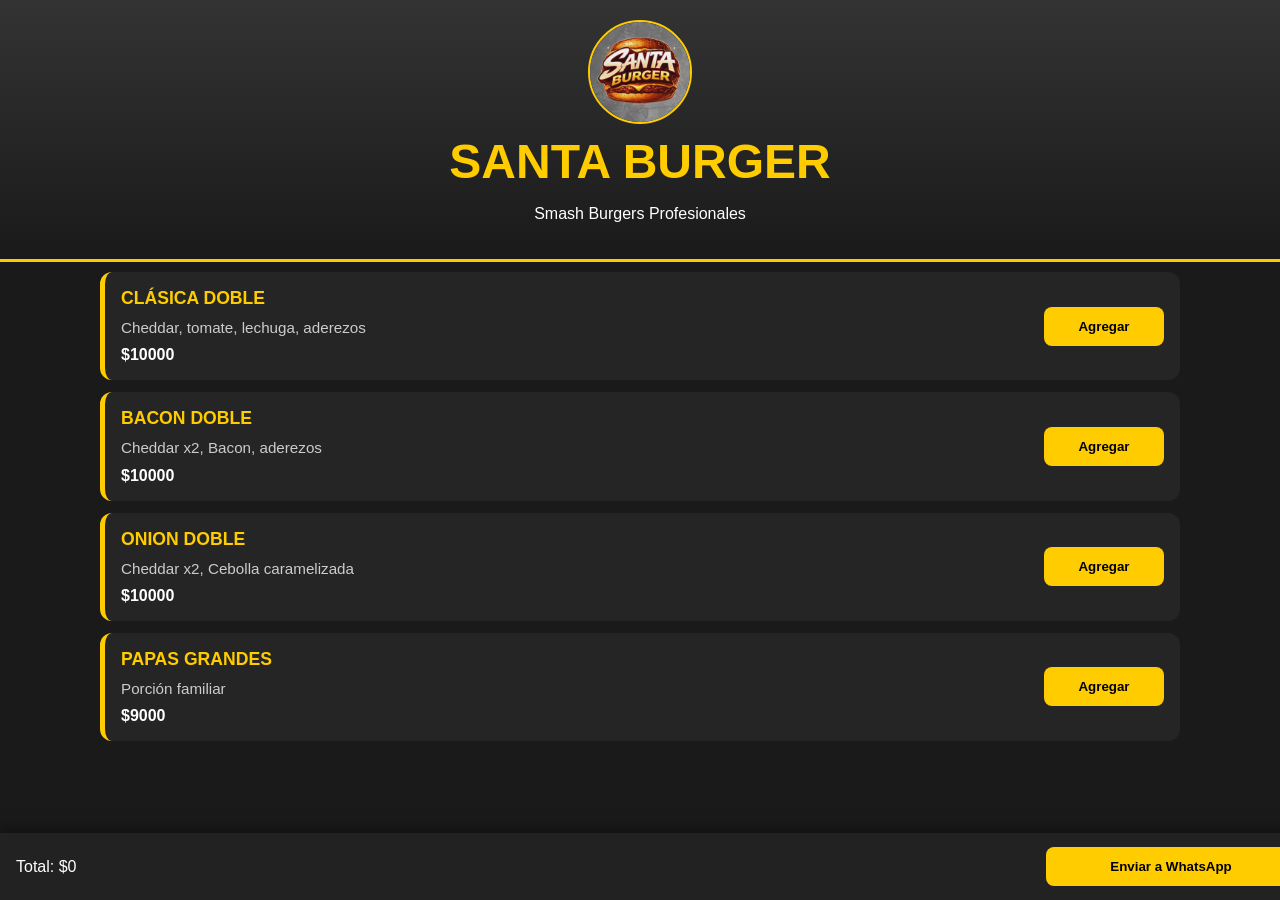
<file: index.html>
<!DOCTYPE html>
<html lang="es">
<head>
    <meta charset="UTF-8">
    <meta name="viewport" content="width=device-width, initial-scale=1.0">
    <link rel="shortcut icon" href="image.png" type="image/x-icon">
    <title>Santa Burger - Pedido Online</title>
    <link rel="stylesheet" href="style.css">
</head>
<body>
    <header>
        <img src="image.png" alt="Santa Burger Logo" class="logo">
        <h1>SANTA BURGER</h1>
        <p>Smash Burgers Profesionales</p>
    </header>

    <main id="menu-container">
        </main>

    <div class="cart-summary">
        <p>Total: <span id="total-price">$0</span></p>
        <button id="send-order">Enviar a WhatsApp</button>
    </div>

    <script src="script.js"></script>
</body>
</html>
</file>
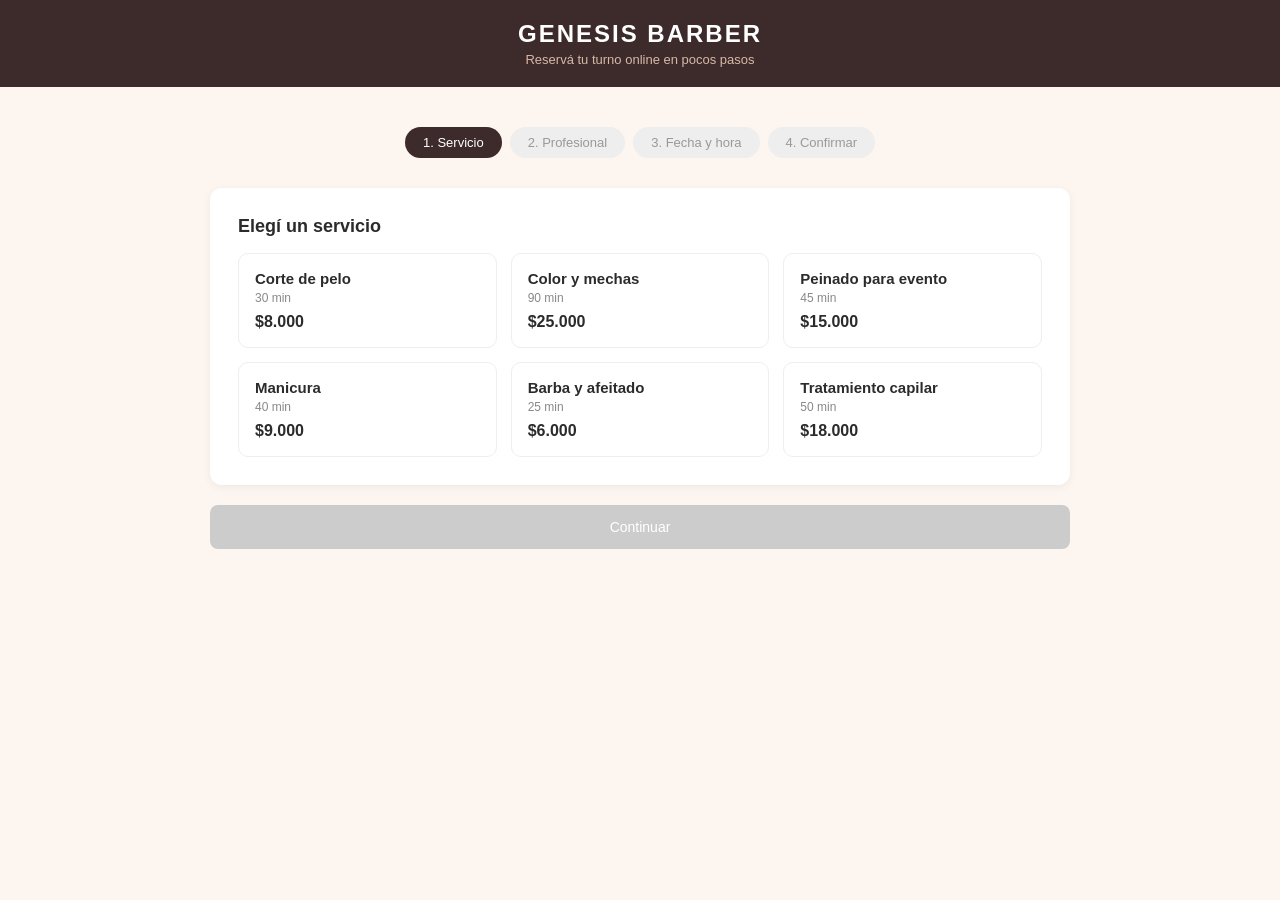
<file: barberia/index.html>
<!DOCTYPE html>
<html lang="es">
<head>
<meta charset="UTF-8">
<link rel="shortcut icon" href="favicon.ico" type="image/x-icon">
<title>Genesis Barber — Reserva de Turnos</title>
<style>
  * { box-sizing: border-box; margin: 0; padding: 0; }
  body { font-family: 'Segoe UI', Arial, sans-serif; background: #fdf6f0; color: #2b2b2b; }
  header { background: #3d2b2b; color: white; padding: 20px 32px; text-align: center; }
  header h1 { font-size: 24px; letter-spacing: 2px; }
  header p { color: #d8b8a8; font-size: 13px; margin-top: 4px; }

  .container { max-width: 900px; margin: 40px auto; padding: 0 20px; }
  .steps { display: flex; justify-content: center; gap: 8px; margin-bottom: 30px; }
  .step { padding: 8px 18px; border-radius: 20px; background: #eee; font-size: 13px; color: #999; }
  .step.active { background: #3d2b2b; color: white; }

  .card { background: white; border-radius: 12px; padding: 28px; box-shadow: 0 2px 10px rgba(0,0,0,0.06); margin-bottom: 20px; }
  .card h2 { font-size: 18px; margin-bottom: 16px; }

  .service-grid { display: grid; grid-template-columns: repeat(auto-fill, minmax(200px, 1fr)); gap: 14px; }
  .service-item { border: 1px solid #eee; border-radius: 10px; padding: 16px; cursor: pointer; transition: 0.2s; }
  .service-item:hover { border-color: #c9a68a; }
  .service-item.selected { border-color: #3d2b2b; background: #fdf6f0; }
  .service-item h3 { font-size: 15px; margin-bottom: 4px; }
  .service-item .meta { font-size: 12px; color: #888; }
  .service-item .price { font-weight: bold; margin-top: 8px; display: block; }

  .prof-grid { display: flex; gap: 14px; flex-wrap: wrap; }
  .prof-item { flex: 1; min-width: 140px; text-align: center; border: 1px solid #eee; border-radius: 10px; padding: 16px; cursor: pointer; }
  .prof-item.selected { border-color: #3d2b2b; background: #fdf6f0; }
  .avatar { width: 56px; height: 56px; border-radius: 50%; background: #d8b8a8; color: white; display: flex; align-items: center; justify-content: center; font-weight: bold; margin: 0 auto 8px; }

  .day-grid { display: flex; gap: 10px; overflow-x: auto; padding-bottom: 6px; }
  .day-item { min-width: 70px; text-align: center; padding: 10px; border: 1px solid #eee; border-radius: 10px; cursor: pointer; }
  .day-item.selected { background: #3d2b2b; color: white; }
  .day-item .num { font-size: 18px; font-weight: bold; }
  .day-item .name { font-size: 11px; color: inherit; opacity: 0.8; }

  .time-grid { display: grid; grid-template-columns: repeat(auto-fill, minmax(80px, 1fr)); gap: 8px; margin-top: 14px; }
  .time-item { padding: 10px; text-align: center; border: 1px solid #eee; border-radius: 8px; cursor: pointer; font-size: 13px; }
  .time-item.selected { background: #3d2b2b; color: white; }
  .time-item.disabled { color: #ccc; cursor: not-allowed; text-decoration: line-through; }

  input, textarea { width: 100%; padding: 10px; border: 1px solid #ddd; border-radius: 8px; font-size: 14px; margin-bottom: 12px; }

  .summary-box { background: #fdf6f0; border-radius: 10px; padding: 16px; font-size: 14px; }
  .summary-box div { display: flex; justify-content: space-between; margin-bottom: 6px; }

  .btn { background: #3d2b2b; color: white; border: none; padding: 14px; border-radius: 8px; font-size: 14px; cursor: pointer; width: 100%; }
  .btn:disabled { background: #ccc; cursor: not-allowed; }

  .confirm { text-align: center; padding: 60px 20px; }
  .confirm .icon { font-size: 50px; margin-bottom: 16px; }
</style>
</head>
<body>

<header>
  <h1>GENESIS BARBER</h1>
  <p>Reservá tu turno online en pocos pasos</p>
</header>

<div class="container">
  <div class="steps" id="stepsBar"></div>
  <div id="content"></div>
</div>

<script>
const servicios = [
  { id: 1, nombre: 'Corte de pelo', duracion: '30 min', precio: 8000 },
  { id: 2, nombre: 'Color y mechas', duracion: '90 min', precio: 25000 },
  { id: 3, nombre: 'Peinado para evento', duracion: '45 min', precio: 15000 },
  { id: 4, nombre: 'Manicura', duracion: '40 min', precio: 9000 },
  { id: 5, nombre: 'Barba y afeitado', duracion: '25 min', precio: 6000 },
  { id: 6, nombre: 'Tratamiento capilar', duracion: '50 min', precio: 18000 },
];

const profesionales = [
  { id: 1, nombre: 'Vale', inicial: 'V' },
  { id: 2, nombre: 'Nico', inicial: 'N' },
  { id: 3, nombre: 'Cualquiera', inicial: '?' },
];

const horariosOcupados = ['10:00', '11:30', '15:00'];
const horarios = ['09:00','09:30','10:00','10:30','11:00','11:30','12:00','15:00','15:30','16:00','16:30','17:00'];

let paso = 1;
let seleccion = { servicio: null, profesional: null, dia: null, hora: null, nombre: '', telefono: '' };

function generarDias() {
  const dias = [];
  const nombres = ['Dom','Lun','Mar','Mié','Jue','Vie','Sáb'];
  const hoy = new Date();
  for (let i = 0; i < 7; i++) {
    const d = new Date(hoy);
    d.setDate(hoy.getDate() + i);
    dias.push({ fecha: d.getDate(), nombre: nombres[d.getDay()], key: d.toDateString() });
  }
  return dias;
}
const dias = generarDias();

function renderSteps() {
  const nombres = ['Servicio', 'Profesional', 'Fecha y hora', 'Confirmar'];
  document.getElementById('stepsBar').innerHTML = nombres.map((n, i) =>
    `<div class="step ${i+1===paso?'active':''}">${i+1}. ${n}</div>`).join('');
}

function render() {
  renderSteps();
  const cont = document.getElementById('content');
  if (paso === 1) {
    cont.innerHTML = `
      <div class="card">
        <h2>Elegí un servicio</h2>
        <div class="service-grid">
          ${servicios.map(s => `
            <div class="service-item ${seleccion.servicio?.id===s.id?'selected':''}" onclick="elegirServicio(${s.id})">
              <h3>${s.nombre}</h3>
              <div class="meta">${s.duracion}</div>
              <span class="price">$${s.precio.toLocaleString('es-AR')}</span>
            </div>`).join('')}
        </div>
      </div>
      <button class="btn" ${!seleccion.servicio?'disabled':''} onclick="irPaso(2)">Continuar</button>
    `;
  } else if (paso === 2) {
    cont.innerHTML = `
      <div class="card">
        <h2>Elegí profesional</h2>
        <div class="prof-grid">
          ${profesionales.map(p => `
            <div class="prof-item ${seleccion.profesional?.id===p.id?'selected':''}" onclick="elegirProfesional(${p.id})">
              <div class="avatar">${p.inicial}</div>
              <div>${p.nombre}</div>
            </div>`).join('')}
        </div>
      </div>
      <button class="btn" ${!seleccion.profesional?'disabled':''} onclick="irPaso(3)">Continuar</button>
    `;
  } else if (paso === 3) {
    cont.innerHTML = `
      <div class="card">
        <h2>Elegí día</h2>
        <div class="day-grid">
          ${dias.map(d => `
            <div class="day-item ${seleccion.dia?.key===d.key?'selected':''}" onclick='elegirDia(${JSON.stringify(d)})'>
              <div class="num">${d.fecha}</div>
              <div class="name">${d.nombre}</div>
            </div>`).join('')}
        </div>
        <h2 style="margin-top:20px;">Elegí horario</h2>
        <div class="time-grid">
          ${horarios.map(h => `
            <div class="time-item ${horariosOcupados.includes(h)?'disabled':''} ${seleccion.hora===h?'selected':''}"
                 onclick="${horariosOcupados.includes(h)?'':`elegirHora('${h}')`}">${h}</div>`).join('')}
        </div>
      </div>
      <button class="btn" ${!(seleccion.dia && seleccion.hora)?'disabled':''} onclick="irPaso(4)">Continuar</button>
    `;
  } else if (paso === 4) {
    cont.innerHTML = `
      <div class="card">
        <h2>Tus datos</h2>
        <input type="text" id="inputNombre" placeholder="Nombre y apellido" value="${seleccion.nombre}">
        <input type="tel" id="inputTelefono" placeholder="Teléfono" value="${seleccion.telefono}">
      </div>
      <div class="card">
        <h2>Resumen del turno</h2>
        <div class="summary-box">
          <div><span>Servicio</span><span>${seleccion.servicio.nombre}</span></div>
          <div><span>Profesional</span><span>${seleccion.profesional.nombre}</span></div>
          <div><span>Fecha</span><span>${seleccion.dia.nombre} ${seleccion.dia.fecha}</span></div>
          <div><span>Hora</span><span>${seleccion.hora}</span></div>
          <div><span>Precio</span><span>$${seleccion.servicio.precio.toLocaleString('es-AR')}</span></div>
        </div>
      </div>
      <button class="btn" onclick="confirmarTurno()">Confirmar turno</button>
    `;
  } else if (paso === 5) {
    cont.innerHTML = `
      <div class="card confirm">
        <div class="icon">✅</div>
        <h2>¡Turno confirmado!</h2>
        <p style="margin-top:10px; color:#777;">Te esperamos el ${seleccion.dia.nombre} ${seleccion.dia.fecha} a las ${seleccion.hora}hs.</p>
        <button class="btn" style="margin-top:24px;" onclick="reiniciar()">Reservar otro turno</button>
      </div>
    `;
  }
}

function elegirServicio(id) { seleccion.servicio = servicios.find(s => s.id === id); render(); }
function elegirProfesional(id) { seleccion.profesional = profesionales.find(p => p.id === id); render(); }
function elegirDia(d) { seleccion.dia = d; render(); }
function elegirHora(h) { seleccion.hora = h; render(); }
function irPaso(p) { paso = p; render(); }

function confirmarTurno() {
  seleccion.nombre = document.getElementById('inputNombre').value;
  seleccion.telefono = document.getElementById('inputTelefono').value;
  if (!seleccion.nombre || !seleccion.telefono) { alert('Completá tus datos para confirmar.'); return; }
  paso = 5;
  render();
}

function reiniciar() {
  seleccion = { servicio: null, profesional: null, dia: null, hora: null, nombre: '', telefono: '' };
  paso = 1;
  render();
}

render();
</script>
</body>
</html>
</file>
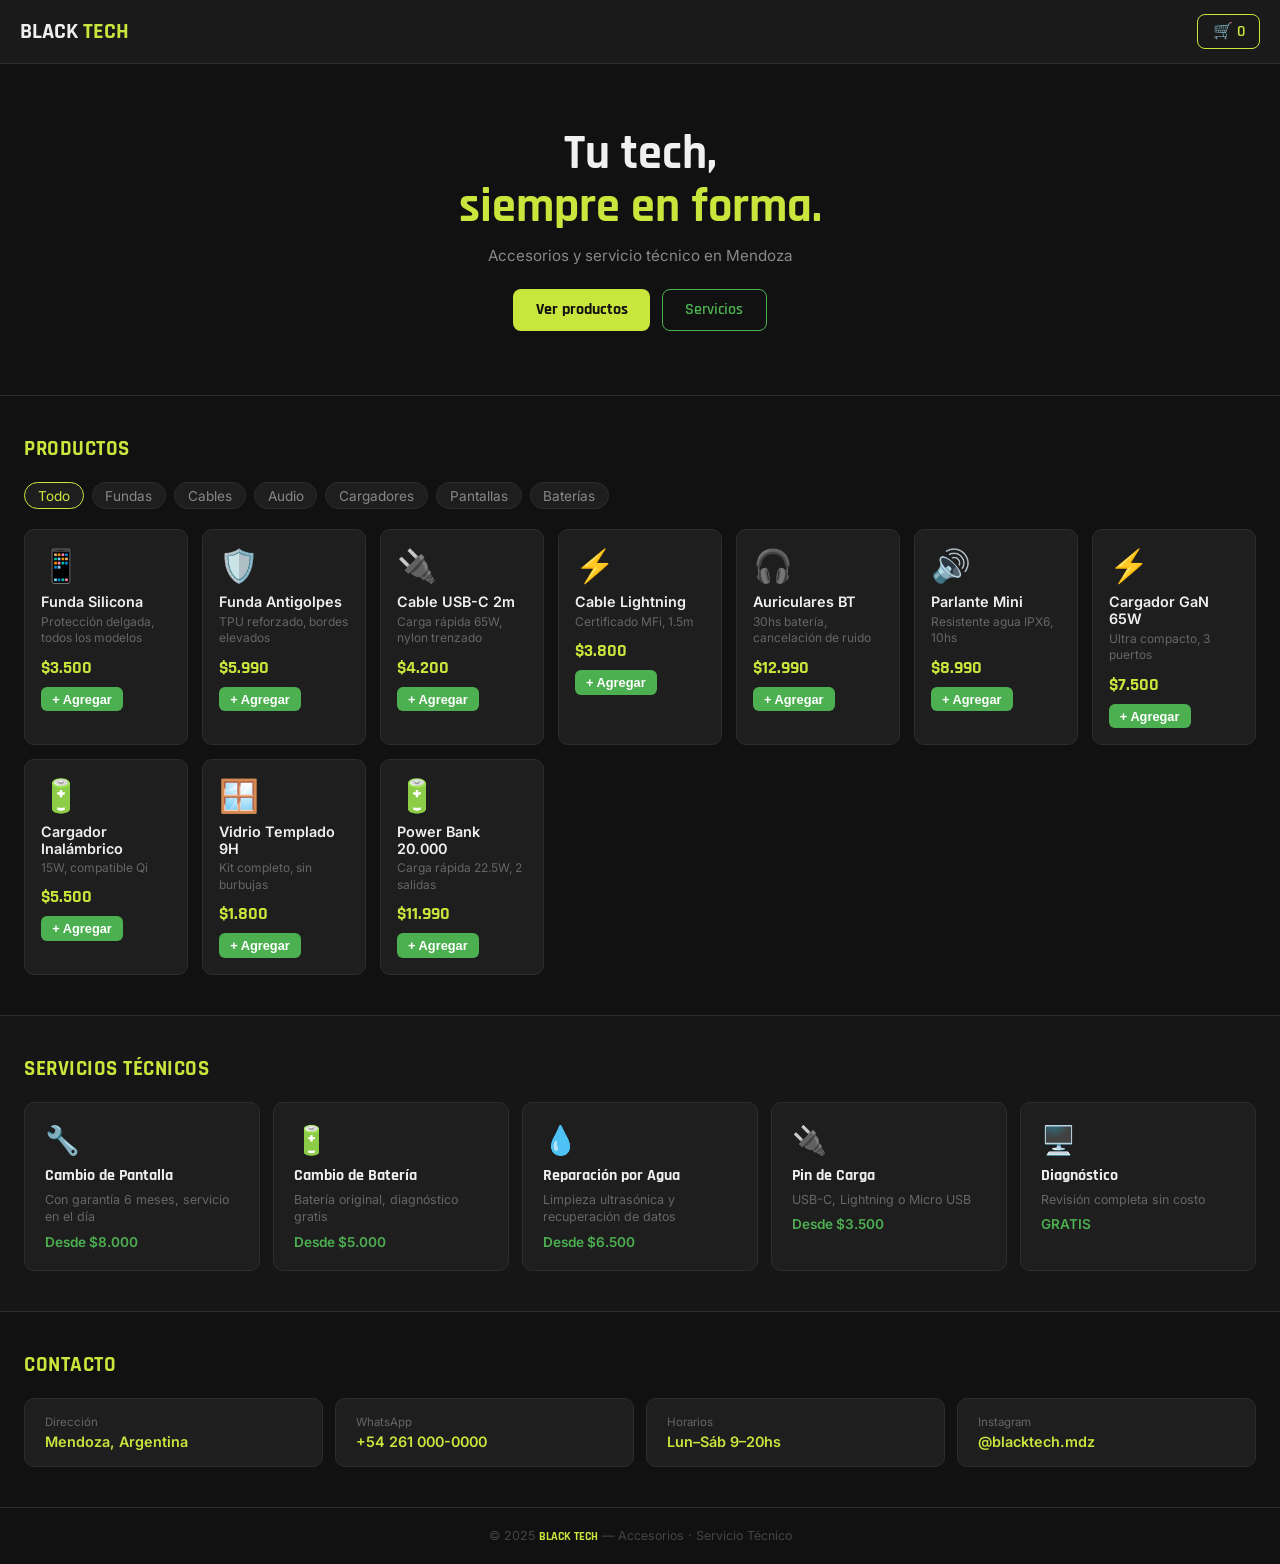
<file: blacktech/index.html>
<!DOCTYPE html>
<html lang="es">
<head>
<meta charset="UTF-8">
<meta name="viewport" content="width=device-width, initial-scale=1.0">
<link href="https://fonts.googleapis.com/css2?family=Rajdhani:wght@600;700&family=Inter:wght@400;500&display=swap" rel="stylesheet">
<style>
*{margin:0;padding:0;box-sizing:border-box}
body{background:#111;color:#f0f0f0;font-family:'Inter',sans-serif;font-size:16px}

/* NAV */
nav{background:#1a1a1a;padding:.9rem 1.25rem;display:flex;align-items:center;justify-content:space-between;border-bottom:1px solid #2d2d2d;position:sticky;top:0;z-index:50}
.logo{font-family:'Rajdhani',sans-serif;font-size:clamp(1.1rem,4vw,1.4rem);font-weight:700}
.logo span{color:#c8e63c}
.cart-btn{background:none;border:1.5px solid #c8e63c;color:#c8e63c;padding:.35rem .9rem;border-radius:8px;cursor:pointer;font-family:'Rajdhani',sans-serif;font-size:clamp(.85rem,3vw,1rem);font-weight:600;white-space:nowrap}
.cart-btn:hover{background:#c8e63c;color:#111}

/* HERO */
.hero{padding:clamp(2rem,6vw,4rem) clamp(1rem,5vw,2rem);text-align:center;border-bottom:1px solid #2d2d2d}
.hero h1{font-family:'Rajdhani',sans-serif;font-size:clamp(2rem,8vw,3rem);font-weight:700;line-height:1.1;margin-bottom:.75rem}
.hero h1 span{color:#c8e63c}
.hero p{color:#888;font-size:clamp(.85rem,3vw,.95rem);margin-bottom:1.5rem}
.hero-btns{display:flex;gap:.75rem;justify-content:center;flex-wrap:wrap}
.btn-y{background:#c8e63c;color:#111;border:none;padding:.6rem 1.4rem;border-radius:8px;font-family:'Rajdhani',sans-serif;font-size:clamp(.9rem,3vw,1rem);font-weight:700;cursor:pointer}
.btn-y:hover{background:#d4f040}
.btn-g{background:none;border:1.5px solid #4caf50;color:#4caf50;padding:.6rem 1.4rem;border-radius:8px;font-family:'Rajdhani',sans-serif;font-size:clamp(.9rem,3vw,1rem);font-weight:600;cursor:pointer}
.btn-g:hover{background:#4caf50;color:#fff}

/* SECTIONS */
section{padding:clamp(1.5rem,5vw,2.5rem) clamp(1rem,5vw,1.5rem)}
.sec-title{font-family:'Rajdhani',sans-serif;font-size:clamp(1rem,4vw,1.3rem);font-weight:700;color:#c8e63c;margin-bottom:1.25rem;letter-spacing:.5px}

/* CATEGORÍAS */
.cats{display:flex;gap:.5rem;flex-wrap:wrap;margin-bottom:1.25rem}
.cat{background:#1e1e1e;border:1px solid #2d2d2d;color:#888;padding:.3rem .8rem;border-radius:20px;cursor:pointer;font-size:clamp(.75rem,2.5vw,.85rem);transition:.2s}
.cat:hover,.cat.on{border-color:#c8e63c;color:#c8e63c}

/* PRODUCTOS */
.grid{display:grid;grid-template-columns:repeat(auto-fill,minmax(min(160px,100%),1fr));gap:.85rem}
.card{background:#1e1e1e;border:1px solid #2d2d2d;border-radius:10px;padding:1rem;transition:.2s}
.card:hover{border-color:#4caf50}
.card-icon{font-size:clamp(1.75rem,5vw,2rem);margin-bottom:.5rem}
.card-name{font-size:clamp(.82rem,2.5vw,.9rem);font-weight:600;margin-bottom:.2rem}
.card-desc{font-size:clamp(.7rem,2vw,.75rem);color:#666;margin-bottom:.6rem;line-height:1.4}
.card-foot{display:flex;align-items:center;justify-content:space-between;gap:.5rem;flex-wrap:wrap}
.price{font-family:'Rajdhani',sans-serif;font-size:clamp(1rem,3vw,1.1rem);color:#c8e63c;font-weight:700}
.add{background:#4caf50;color:#fff;border:none;padding:.3rem .7rem;border-radius:6px;cursor:pointer;font-size:clamp(.72rem,2vw,.8rem);font-weight:600;white-space:nowrap}
.add:hover{background:#43a047}

/* SERVICIOS */
.svc-grid{display:grid;grid-template-columns:repeat(auto-fill,minmax(min(200px,100%),1fr));gap:.85rem}
.svc{background:#1e1e1e;border:1px solid #2d2d2d;border-radius:10px;padding:1.25rem}
.svc-icon{font-size:clamp(1.5rem,4vw,1.75rem);margin-bottom:.5rem}
.svc h3{font-family:'Rajdhani',sans-serif;font-size:clamp(.9rem,3vw,1rem);font-weight:700;margin-bottom:.3rem}
.svc p{font-size:clamp(.72rem,2vw,.78rem);color:#666;line-height:1.4;margin-bottom:.5rem}
.svc-price{font-size:clamp(.8rem,2.5vw,.85rem);color:#4caf50;font-weight:600}

/* CONTACTO */
.contact-row{display:grid;grid-template-columns:repeat(auto-fit,minmax(min(140px,100%),1fr));gap:.75rem}
.cinfo{background:#1e1e1e;border:1px solid #2d2d2d;border-radius:10px;padding:1rem 1.25rem}
.ci-label{font-size:clamp(.65rem,2vw,.72rem);color:#666;margin-bottom:.25rem}
.ci-val{font-size:clamp(.82rem,2.5vw,.9rem);font-weight:600;color:#c8e63c}

/* FOOTER */
footer{padding:1.25rem;text-align:center;border-top:1px solid #2d2d2d;color:#444;font-size:clamp(.7rem,2vw,.78rem)}
footer strong{color:#c8e63c;font-family:'Rajdhani',sans-serif;font-weight:700}

/* CARRITO OVERLAY */
.cart-overlay{position:fixed;inset:0;background:rgba(0,0,0,.75);z-index:200;display:none}
.cart-overlay.open{display:block}
.cart-panel{position:absolute;right:0;top:0;bottom:0;width:min(320px,100vw);background:#1a1a1a;border-left:1px solid #2d2d2d;padding:1.25rem;overflow-y:auto;display:flex;flex-direction:column}
.cart-head{display:flex;justify-content:space-between;align-items:center;margin-bottom:1.25rem}
.cart-head h2{font-family:'Rajdhani',sans-serif;font-size:clamp(1rem,4vw,1.2rem)}
.close{background:none;border:none;color:#888;cursor:pointer;font-size:1.3rem}
.close:hover{color:#f0f0f0}
.ci{display:flex;gap:.75rem;align-items:center;padding:.6rem 0;border-bottom:1px solid #2d2d2d}
.ci-ico{font-size:1.4rem;width:32px;flex-shrink:0}
.ci-info{flex:1;min-width:0}
.ci-name{font-size:clamp(.78rem,2.5vw,.85rem);font-weight:600;white-space:nowrap;overflow:hidden;text-overflow:ellipsis}
.ci-p{font-size:.75rem;color:#c8e63c}
.ci-qty{display:flex;align-items:center;gap:.4rem;margin-top:.3rem}
.qb{background:#222;border:1px solid #333;color:#f0f0f0;width:22px;height:22px;border-radius:5px;cursor:pointer;font-size:.9rem;display:flex;align-items:center;justify-content:center;flex-shrink:0}
.qb:hover{border-color:#c8e63c}
.ci-rm{background:none;border:none;color:#555;cursor:pointer;font-size:.9rem;padding:0 .2rem}
.ci-rm:hover{color:#e53935}
.cart-bot{margin-top:1rem;padding-top:1rem;border-top:1px solid #2d2d2d}
.total{display:flex;justify-content:space-between;font-family:'Rajdhani',sans-serif;font-size:clamp(1rem,4vw,1.2rem);font-weight:700;margin-bottom:.75rem}
.total span:last-child{color:#c8e63c}
.chk{width:100%;background:#c8e63c;color:#111;border:none;padding:.7rem;border-radius:8px;font-family:'Rajdhani',sans-serif;font-size:clamp(.9rem,3vw,1rem);font-weight:700;cursor:pointer}
.chk:hover{background:#d4f040}
.empty{text-align:center;color:#555;padding:2rem 0;font-size:.85rem}

/* TOAST */
.toast{position:fixed;bottom:1.5rem;left:50%;transform:translateX(-50%) translateY(60px);background:#4caf50;color:#fff;padding:.5rem 1.25rem;border-radius:8px;font-size:clamp(.78rem,3vw,.85rem);font-weight:600;z-index:300;transition:.35s;opacity:0;white-space:nowrap}
.toast.on{transform:translateX(-50%) translateY(0);opacity:1}

/* MOBILE overrides */
@media(max-width:480px){
  .grid{grid-template-columns:1fr 1fr}
  .svc-grid{grid-template-columns:1fr}
  .contact-row{grid-template-columns:1fr 1fr}
  .hero-btns{flex-direction:column;align-items:center}
  .btn-y,.btn-g{width:100%;max-width:260px;text-align:center}
}
@media(max-width:320px){
  .grid{grid-template-columns:1fr}
  .contact-row{grid-template-columns:1fr}
}
</style>
</head>
<body>

<nav>
  <div class="logo">BLACK <span>TECH</span></div>
  <button class="cart-btn" onclick="openCart()">🛒 <span id="cc">0</span></button>
</nav>

<div class="hero">
  <h1>Tu tech,<br><span>siempre en forma.</span></h1>
  <p>Accesorios y servicio técnico en Mendoza</p>
  <div class="hero-btns">
    <button class="btn-y" onclick="scroll2('prods')">Ver productos</button>
    <button class="btn-g" onclick="scroll2('svcs')">Servicios</button>
  </div>
</div>

<section id="prods">
  <div class="sec-title">PRODUCTOS</div>
  <div class="cats" id="cats"></div>
  <div class="grid" id="grid"></div>
</section>

<section id="svcs" style="background:#161616;border-top:1px solid #2d2d2d;border-bottom:1px solid #2d2d2d">
  <div class="sec-title">SERVICIOS TÉCNICOS</div>
  <div class="svc-grid" id="svcs-grid"></div>
</section>

<section>
  <div class="sec-title">CONTACTO</div>
  <div class="contact-row">
    <div class="cinfo"><div class="ci-label">Dirección</div><div class="ci-val">Mendoza, Argentina</div></div>
    <div class="cinfo"><div class="ci-label">WhatsApp</div><div class="ci-val">+54 261 000-0000</div></div>
    <div class="cinfo"><div class="ci-label">Horarios</div><div class="ci-val">Lun–Sáb 9–20hs</div></div>
    <div class="cinfo"><div class="ci-label">Instagram</div><div class="ci-val">@blacktech.mdz</div></div>
  </div>
</section>

<footer>© 2025 <strong>BLACK TECH</strong> — Accesorios · Servicio Técnico</footer>

<div class="cart-overlay" id="overlay" onclick="closeOut(event)">
  <div class="cart-panel" id="panel">
    <div class="cart-head">
      <h2>🛒 Carrito</h2>
      <button class="close" onclick="openCart()">✕</button>
    </div>
    <div id="citems" style="flex:1;overflow-y:auto"></div>
    <div class="cart-bot" id="cbot"></div>
  </div>
</div>

<div class="toast" id="toast"></div>

<script>
const prods=[
  {id:1,cat:'Fundas',icon:'📱',name:'Funda Silicona',desc:'Protección delgada, todos los modelos',price:3500},
  {id:2,cat:'Fundas',icon:'🛡️',name:'Funda Antigolpes',desc:'TPU reforzado, bordes elevados',price:5990},
  {id:3,cat:'Cables',icon:'🔌',name:'Cable USB-C 2m',desc:'Carga rápida 65W, nylon trenzado',price:4200},
  {id:4,cat:'Cables',icon:'⚡',name:'Cable Lightning',desc:'Certificado MFi, 1.5m',price:3800},
  {id:5,cat:'Audio',icon:'🎧',name:'Auriculares BT',desc:'30hs batería, cancelación de ruido',price:12990},
  {id:6,cat:'Audio',icon:'🔊',name:'Parlante Mini',desc:'Resistente agua IPX6, 10hs',price:8990},
  {id:7,cat:'Cargadores',icon:'⚡',name:'Cargador GaN 65W',desc:'Ultra compacto, 3 puertos',price:7500},
  {id:8,cat:'Cargadores',icon:'🔋',name:'Cargador Inalámbrico',desc:'15W, compatible Qi',price:5500},
  {id:9,cat:'Pantallas',icon:'🪟',name:'Vidrio Templado 9H',desc:'Kit completo, sin burbujas',price:1800},
  {id:10,cat:'Baterías',icon:'🔋',name:'Power Bank 20.000',desc:'Carga rápida 22.5W, 2 salidas',price:11990},
];
const svcs=[
  {icon:'🔧',name:'Cambio de Pantalla',desc:'Con garantía 6 meses, servicio en el día',price:'Desde $8.000'},
  {icon:'🔋',name:'Cambio de Batería',desc:'Batería original, diagnóstico gratis',price:'Desde $5.000'},
  {icon:'💧',name:'Reparación por Agua',desc:'Limpieza ultrasónica y recuperación de datos',price:'Desde $6.500'},
  {icon:'🔌',name:'Pin de Carga',desc:'USB-C, Lightning o Micro USB',price:'Desde $3.500'},
  {icon:'🖥️',name:'Diagnóstico',desc:'Revisión completa sin costo',price:'GRATIS'},
];

let cart=[], activeCat='Todo';

function allCats(){return['Todo',...new Set(prods.map(p=>p.cat))]}

function renderCats(){
  document.getElementById('cats').innerHTML=allCats().map(c=>
    `<div class="cat${c===activeCat?' on':''}" onclick="setCat('${c}')">${c}</div>`
  ).join('');
}

function setCat(c){activeCat=c;renderCats();renderGrid();}

function renderGrid(){
  const list=activeCat==='Todo'?prods:prods.filter(p=>p.cat===activeCat);
  document.getElementById('grid').innerHTML=list.map(p=>`
    <div class="card">
      <div class="card-icon">${p.icon}</div>
      <div class="card-name">${p.name}</div>
      <div class="card-desc">${p.desc}</div>
      <div class="card-foot">
        <div class="price">$${p.price.toLocaleString('es-AR')}</div>
        <button class="add" onclick="add(${p.id})">+ Agregar</button>
      </div>
    </div>
  `).join('');
}

function renderSvcs(){
  document.getElementById('svcs-grid').innerHTML=svcs.map(s=>`
    <div class="svc">
      <div class="svc-icon">${s.icon}</div>
      <h3>${s.name}</h3>
      <p>${s.desc}</p>
      <div class="svc-price">${s.price}</div>
    </div>
  `).join('');
}

function add(id){
  const p=prods.find(x=>x.id===id);
  const ex=cart.find(x=>x.id===id);
  ex?ex.qty++:cart.push({...p,qty:1});
  document.getElementById('cc').textContent=cart.reduce((a,x)=>a+x.qty,0);
  toast('✔ '+p.name+' agregado');
}

function chQty(id,d){
  const it=cart.find(x=>x.id===id);
  if(!it)return;
  it.qty+=d;
  if(it.qty<=0)cart=cart.filter(x=>x.id!==id);
  document.getElementById('cc').textContent=cart.reduce((a,x)=>a+x.qty,0);
  renderCart();
}

function renderCart(){
  const ci=document.getElementById('citems');
  const cb=document.getElementById('cbot');
  if(!cart.length){
    ci.innerHTML='<div class="empty">🛒 El carrito está vacío</div>';
    cb.innerHTML='';
    return;
  }
  ci.innerHTML=cart.map(x=>`
    <div class="ci">
      <div class="ci-ico">${x.icon}</div>
      <div class="ci-info">
        <div class="ci-name">${x.name}</div>
        <div class="ci-p">$${x.price.toLocaleString('es-AR')}</div>
        <div class="ci-qty">
          <button class="qb" onclick="chQty(${x.id},-1)">−</button>
          <span style="font-size:.8rem;min-width:16px;text-align:center">${x.qty}</span>
          <button class="qb" onclick="chQty(${x.id},1)">+</button>
          <button class="ci-rm" onclick="chQty(${x.id},-999)">🗑</button>
        </div>
      </div>
    </div>
  `).join('');
  const total=cart.reduce((a,x)=>a+x.price*x.qty,0);
  cb.innerHTML=`
    <div class="total"><span>Total</span><span>$${total.toLocaleString('es-AR')}</span></div>
    <button class="chk" onclick="toast('¡Pedido enviado! 📱')">Finalizar pedido</button>
  `;
}

function openCart(){
  document.getElementById('overlay').classList.toggle('open');
  renderCart();
}

function closeOut(e){if(e.target===document.getElementById('overlay'))openCart();}

function scroll2(id){document.getElementById(id).scrollIntoView({behavior:'smooth'});}

let tt;
function toast(msg){
  const t=document.getElementById('toast');
  t.textContent=msg;t.classList.add('on');
  clearTimeout(tt);tt=setTimeout(()=>t.classList.remove('on'),2000);
}

renderCats();renderGrid();renderSvcs();
</script>
</body>
</html>
</file>
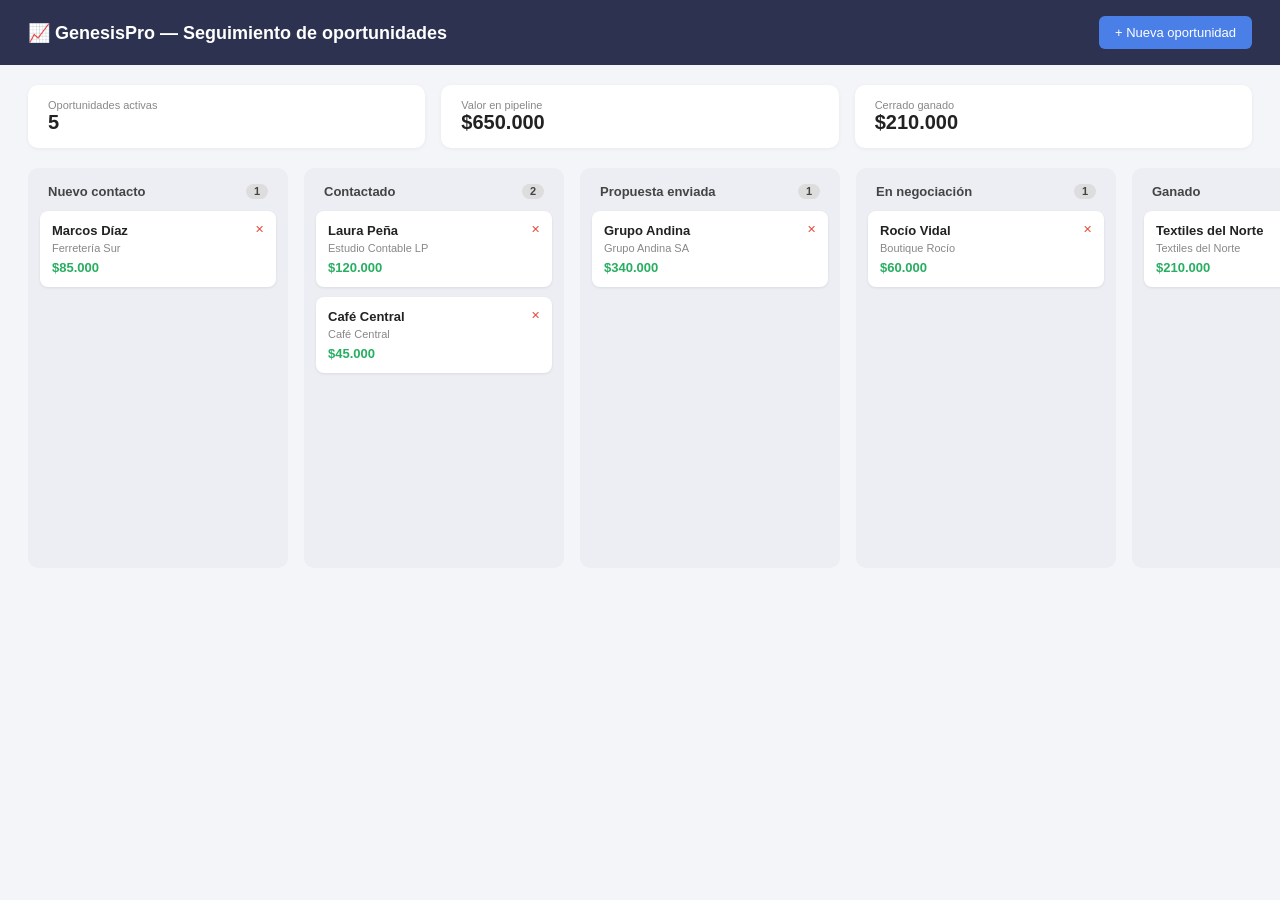
<file: crm/index.html>
<!DOCTYPE html>
<html lang="es">
<head>
<meta charset="UTF-8">
<link rel="shortcut icon" href="favicon.ico" type="image/x-icon">
<title>GenesisPro — CRM de Oportunidades</title>
<style>
  * { box-sizing: border-box; margin: 0; padding: 0; }
  body { font-family: 'Segoe UI', Arial, sans-serif; background: #f4f5f8; color: #222; }
  header { background: #2d3250; color: white; padding: 16px 28px; display: flex; justify-content: space-between; align-items: center; }
  header h1 { font-size: 18px; }
  .add-lead-btn { background: #4a7fe8; color: white; border: none; padding: 9px 16px; border-radius: 6px; cursor: pointer; font-size: 13px; }

  .summary { display: flex; gap: 16px; padding: 20px 28px 0; flex-wrap: wrap; }
  .kpi { background: white; border-radius: 10px; padding: 14px 20px; box-shadow: 0 1px 4px rgba(0,0,0,0.05); flex: 1; min-width: 140px; }
  .kpi .label { font-size: 11px; color: #888; }
  .kpi .value { font-size: 20px; font-weight: bold; }

  .board { display: flex; gap: 16px; padding: 20px 28px; overflow-x: auto; }
  .column { background: #eceef3; border-radius: 10px; min-width: 260px; flex: 1; padding: 12px; min-height: 400px; }
  .column-header { display: flex; justify-content: space-between; font-size: 13px; font-weight: bold; padding: 4px 8px 12px; color: #444; }
  .column-header .count { background: #ddd; border-radius: 10px; padding: 1px 8px; font-size: 11px; }

  .card { background: white; border-radius: 8px; padding: 12px; margin-bottom: 10px; box-shadow: 0 1px 3px rgba(0,0,0,0.08); cursor: grab; }
  .card:active { cursor: grabbing; }
  .card.dragging { opacity: 0.4; }
  .card h4 { font-size: 13px; margin-bottom: 4px; }
  .card .company { font-size: 11px; color: #888; margin-bottom: 6px; }
  .card .amount { font-size: 13px; font-weight: bold; color: #27ae60; }
  .card .tags { margin-top: 6px; display: flex; gap: 6px; flex-wrap: wrap; }
  .card .tag { font-size: 10px; background: #eef1fb; color: #4a7fe8; padding: 2px 8px; border-radius: 10px; }
  .card .del { float: right; background: none; border: none; color: #e74c3c; font-size: 11px; cursor: pointer; }

  .column.drag-over { background: #dde3f5; }

  .modal-overlay { display: none; position: fixed; inset: 0; background: rgba(0,0,0,0.4); z-index: 200; align-items: center; justify-content: center; }
  .modal-overlay.show { display: flex; }
  .modal { background: white; border-radius: 12px; padding: 24px; width: 340px; }
  .modal h3 { margin-bottom: 16px; font-size: 16px; }
  .modal input, .modal select { width: 100%; padding: 9px; margin-bottom: 10px; border: 1px solid #ddd; border-radius: 6px; font-size: 13px; }
  .modal-actions { display: flex; gap: 8px; margin-top: 6px; }
  .modal-actions button { flex: 1; padding: 10px; border: none; border-radius: 6px; cursor: pointer; font-size: 13px; }
  .btn-cancel { background: #eee; }
  .btn-save { background: #4a7fe8; color: white; }

  .toast { position: fixed; bottom: 24px; left: 50%; transform: translateX(-50%) translateY(20px); background: #2d3250; color: white; padding: 12px 24px; border-radius: 30px; font-size: 14px; z-index: 400; opacity: 0; transition: all 0.3s; }
  .toast.show { opacity: 1; transform: translateX(-50%) translateY(0); }
</style>
</head>
<body>

<header>
  <h1>📈 GenesisPro — Seguimiento de oportunidades</h1>
  <button class="add-lead-btn" onclick="abrirModal()">+ Nueva oportunidad</button>
</header>

<div class="summary" id="summary"></div>
<div class="board" id="board"></div>

<div class="modal-overlay" id="modalOverlay">
  <div class="modal">
    <h3>Nueva oportunidad</h3>
    <input type="text" id="mNombre" placeholder="Nombre del contacto">
    <input type="text" id="mEmpresa" placeholder="Empresa">
    <input type="number" id="mMonto" placeholder="Monto estimado ($)">
    <select id="mEtapa"></select>
    <div class="modal-actions">
      <button class="btn-cancel" onclick="cerrarModal()">Cancelar</button>
      <button class="btn-save" onclick="guardarLead()">Guardar</button>
    </div>
  </div>
</div>

<div class="toast" id="toast"></div>

<script>
const etapas = [
  { id: 'nuevo', nombre: 'Nuevo contacto' },
  { id: 'contactado', nombre: 'Contactado' },
  { id: 'propuesta', nombre: 'Propuesta enviada' },
  { id: 'negociacion', nombre: 'En negociación' },
  { id: 'ganado', nombre: 'Ganado' },
];

let leads = [
  { id: 1, nombre: 'Marcos Díaz', empresa: 'Ferretería Sur', monto: 85000, etapa: 'nuevo' },
  { id: 2, nombre: 'Laura Peña', empresa: 'Estudio Contable LP', monto: 120000, etapa: 'contactado' },
  { id: 3, nombre: 'Grupo Andina', empresa: 'Grupo Andina SA', monto: 340000, etapa: 'propuesta' },
  { id: 4, nombre: 'Rocío Vidal', empresa: 'Boutique Rocío', monto: 60000, etapa: 'negociacion' },
  { id: 5, nombre: 'Textiles del Norte', empresa: 'Textiles del Norte', monto: 210000, etapa: 'ganado' },
  { id: 6, nombre: 'Café Central', empresa: 'Café Central', monto: 45000, etapa: 'contactado' },
];
let nextId = 7;
let dragId = null;

function renderSummary() {
  const totalPipeline = leads.filter(l => l.etapa !== 'ganado').reduce((a, l) => a + l.monto, 0);
  const ganado = leads.filter(l => l.etapa === 'ganado').reduce((a, l) => a + l.monto, 0);
  document.getElementById('summary').innerHTML = `
    <div class="kpi"><div class="label">Oportunidades activas</div><div class="value">${leads.filter(l=>l.etapa!=='ganado').length}</div></div>
    <div class="kpi"><div class="label">Valor en pipeline</div><div class="value">$${totalPipeline.toLocaleString('es-AR')}</div></div>
    <div class="kpi"><div class="label">Cerrado ganado</div><div class="value">$${ganado.toLocaleString('es-AR')}</div></div>
  `;
}

function renderBoard() {
  const board = document.getElementById('board');
  board.innerHTML = etapas.map(etapa => {
    const items = leads.filter(l => l.etapa === etapa.id);
    return `
      <div class="column" data-etapa="${etapa.id}" ondragover="onDragOver(event)" ondragleave="onDragLeave(event)" ondrop="onDrop(event, '${etapa.id}')">
        <div class="column-header"><span>${etapa.nombre}</span><span class="count">${items.length}</span></div>
        ${items.map(l => `
          <div class="card" draggable="true" ondragstart="onDragStart(event, ${l.id})" ondragend="onDragEnd(event)">
            <button class="del" onclick="borrarLead(${l.id})">✕</button>
            <h4>${l.nombre}</h4>
            <div class="company">${l.empresa}</div>
            <div class="amount">$${l.monto.toLocaleString('es-AR')}</div>
          </div>
        `).join('')}
      </div>
    `;
  }).join('');
}

function onDragStart(e, id) {
  dragId = id;
  e.target.classList.add('dragging');
}
function onDragEnd(e) { e.target.classList.remove('dragging'); }
function onDragOver(e) { e.preventDefault(); e.currentTarget.classList.add('drag-over'); }
function onDragLeave(e) { e.currentTarget.classList.remove('drag-over'); }
function onDrop(e, etapaId) {
  e.preventDefault();
  e.currentTarget.classList.remove('drag-over');
  const lead = leads.find(l => l.id === dragId);
  if (lead) {
    const etapaAnterior = lead.etapa;
    lead.etapa = etapaId;
    renderBoard();
    renderSummary();
    if (etapaAnterior !== etapaId) mostrarToast(`${lead.nombre} movido a "${etapas.find(e=>e.id===etapaId).nombre}"`);
  }
}

function borrarLead(id) {
  leads = leads.filter(l => l.id !== id);
  renderBoard();
  renderSummary();
}

function abrirModal() {
  document.getElementById('mEtapa').innerHTML = etapas.map(e => `<option value="${e.id}">${e.nombre}</option>`).join('');
  document.getElementById('modalOverlay').classList.add('show');
}
function cerrarModal() {
  document.getElementById('modalOverlay').classList.remove('show');
  document.getElementById('mNombre').value = '';
  document.getElementById('mEmpresa').value = '';
  document.getElementById('mMonto').value = '';
}

function guardarLead() {
  const nombre = document.getElementById('mNombre').value.trim();
  const empresa = document.getElementById('mEmpresa').value.trim();
  const monto = parseFloat(document.getElementById('mMonto').value);
  const etapa = document.getElementById('mEtapa').value;
  if (!nombre || !empresa || !monto) { alert('Completá todos los campos.'); return; }

  leads.push({ id: nextId++, nombre, empresa, monto, etapa });
  cerrarModal();
  renderBoard();
  renderSummary();
  mostrarToast('Oportunidad creada');
}

function mostrarToast(msg) {
  const t = document.getElementById('toast');
  t.textContent = msg;
  t.classList.add('show');
  setTimeout(() => t.classList.remove('show'), 2200);
}

renderSummary();
renderBoard();
</script>
</body>
</html>
</file>
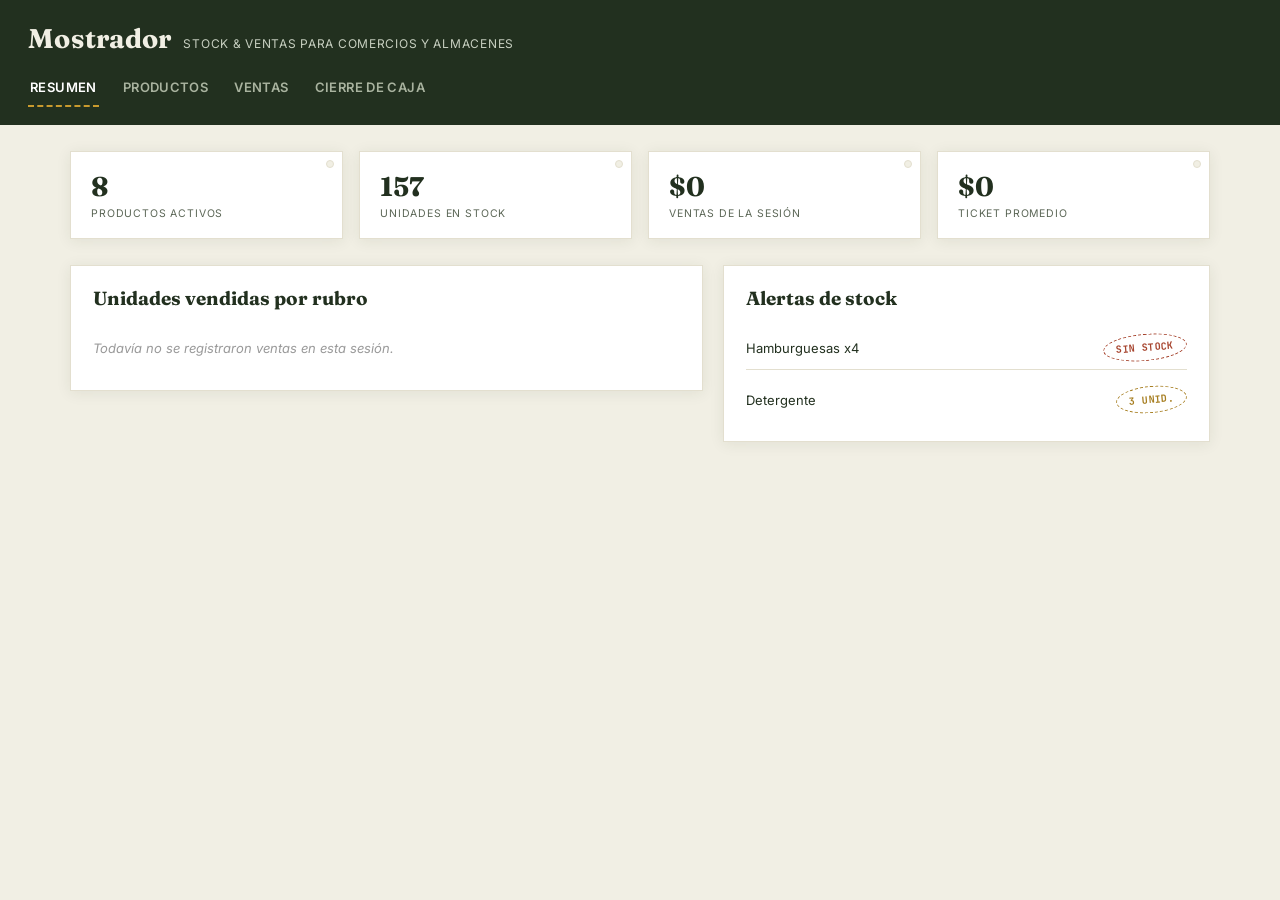
<file: Stock comercio/index.html>
<!DOCTYPE html>
<html lang="es">
<head>
<meta charset="UTF-8">
<meta name="viewport" content="width=device-width, initial-scale=1.0">
<link rel="icon" href="favicon.ico" type="image/x-icon">
<title>Mostrador — Stock &amp; Ventas</title>
<link rel="preconnect" href="https://fonts.googleapis.com">
<link rel="preconnect" href="https://fonts.gstatic.com" crossorigin>
<link href="https://fonts.googleapis.com/css2?family=Fraunces:opsz,wght@9..144,600;9..144,700&family=Inter:wght@400;500;600;700&family=JetBrains+Mono:wght@400;500;700&display=swap" rel="stylesheet">
<style>
  :root{
    --ink:#22301F;
    --ink-soft:#5B6656;
    --paper:#F1EFE4;
    --card:#FFFFFF;
    --mustard:#C99A2E;
    --mustard-deep:#A67D1F;
    --teal:#2F6F6B;
    --teal-deep:#20504C;
    --brick:#A6432D;
    --line:#E3DFCF;
    --shadow:0 2px 14px rgba(34,48,31,0.08);
    --shadow-lift:0 8px 24px rgba(34,48,31,0.14);
  }
  *{ box-sizing:border-box; }
  body{ margin:0; font-family:'Inter',sans-serif; background:var(--paper); color:var(--ink); -webkit-font-smoothing:antialiased; }
  .tag-corner{ clip-path: polygon(0 0, calc(100% - 16px) 0, 100% 16px, 100% 100%, 0 100%); }

  header{ background:var(--ink); color:#F1EFE4; padding:22px 28px 18px; }
  .brand{ display:flex; align-items:baseline; gap:12px; flex-wrap:wrap; }
  .brand h1{ margin:0; font-family:'Fraunces',serif; font-weight:700; font-size:27px; letter-spacing:.01em; }
  .brand .tagline{ font-size:12px; color:#C7CFC0; letter-spacing:.06em; text-transform:uppercase; }
  nav.tabs{ display:flex; gap:22px; margin-top:18px; flex-wrap:wrap; }
  .tab-btn{ background:none; border:none; cursor:pointer; padding:6px 2px 10px; font-family:'Inter',sans-serif; font-size:13px; font-weight:600; letter-spacing:.03em; color:#A9B39F; text-transform:uppercase; border-bottom:2px dashed transparent; transition:color .2s ease, border-color .2s ease; }
  .tab-btn:hover{ color:#EFF3EA; }
  .tab-btn.active{ color:#fff; border-bottom-color:var(--mustard); }

  .container{ max-width:1180px; margin:0 auto; padding:26px 20px 60px; }
  .panel{ display:none; animation:fadeIn .35s ease; }
  .panel.active{ display:block; }
  @keyframes fadeIn{ from{ opacity:0; transform:translateY(6px);} to{ opacity:1; transform:translateY(0);} }
  h2.section-title{ font-family:'Fraunces',serif; font-weight:700; font-size:19px; margin:0 0 16px; }

  /* sello (stamp badge) — reemplaza a la hangtag de la versión indumentaria */
  .sello{
    display:inline-flex; align-items:center; gap:5px; border:1.5px dashed var(--ink);
    border-radius:50%; padding:6px 12px; font-family:'JetBrains Mono',monospace; font-size:10px;
    font-weight:700; text-transform:uppercase; letter-spacing:.04em; color:var(--ink);
    transform:rotate(-5deg); white-space:nowrap; background:rgba(255,255,255,.55);
  }
  .sello.mustard{ color:var(--mustard-deep); border-color:var(--mustard-deep); }
  .sello.brick{ color:var(--brick); border-color:var(--brick); }
  .sello.teal{ color:var(--teal-deep); border-color:var(--teal-deep); }

  .kpi-row{ display:grid; grid-template-columns:repeat(4,1fr); gap:16px; margin-bottom:26px; }
  .kpi-tag{ background:var(--card); border:1px solid var(--line); padding:18px 20px; position:relative; box-shadow:var(--shadow); }
  .kpi-tag::after{ content:''; position:absolute; top:8px; right:8px; width:6px; height:6px; border-radius:50%; background:var(--paper); border:1px solid var(--line); }
  .kpi-tag .value{ font-family:'Fraunces',serif; font-weight:700; font-size:27px; transition:color .2s ease; }
  .kpi-tag .label{ font-size:10.5px; text-transform:uppercase; letter-spacing:.08em; color:var(--ink-soft); margin-top:4px; }

  .resumen-grid{ display:grid; grid-template-columns:1.3fr 1fr; gap:20px; align-items:start; }
  .box{ background:var(--card); border:1px solid var(--line); box-shadow:var(--shadow); padding:20px 22px; }
  .bar-row{ display:flex; align-items:center; gap:10px; margin-bottom:10px; font-size:13px; }
  .bar-row .bar-label{ width:100px; flex-shrink:0; color:var(--ink-soft); }
  .bar-track{ flex:1; background:var(--paper); border-radius:3px; height:14px; overflow:hidden; }
  .bar-fill{ height:100%; background:linear-gradient(90deg,var(--mustard),var(--mustard-deep)); border-radius:3px; transition:width .5s ease; }
  .bar-row .bar-value{ width:44px; text-align:right; font-family:'JetBrains Mono',monospace; font-size:12px; }
  .alert-list{ list-style:none; margin:0; padding:0; display:flex; flex-direction:column; gap:8px; }
  .alert-list li{ display:flex; justify-content:space-between; align-items:center; font-size:13px; padding:8px 0; border-bottom:1px solid var(--line); }
  .alert-list li:last-child{ border-bottom:none; }
  .empty{ color:#999; font-style:italic; padding:14px 0; font-size:13px; }

  form.entry-form{ background:var(--card); border:1px solid var(--line); box-shadow:var(--shadow); padding:20px; margin-bottom:24px; display:flex; flex-wrap:wrap; gap:14px; align-items:flex-end; }
  .field{ display:flex; flex-direction:column; gap:5px; }
  .field label{ font-size:11px; color:var(--ink-soft); text-transform:uppercase; letter-spacing:.05em; }
  input, select{ padding:9px 10px; border:1px solid var(--line); border-radius:3px; font-size:14px; font-family:'Inter',sans-serif; background:#fff; color:var(--ink); }
  input:focus, select:focus{ outline:2px solid var(--mustard); outline-offset:1px; }
  button.submit{ background:var(--ink); color:#fff; border:none; padding:11px 20px; cursor:pointer; font-size:13px; font-weight:600; letter-spacing:.03em; text-transform:uppercase; transition:background .2s ease; }
  button.submit:hover{ background:#334A2D; }
  button.submit:disabled{ background:#B7BBB0; cursor:not-allowed; }

  .filter-row{ display:flex; gap:10px; flex-wrap:wrap; align-items:center; margin-bottom:18px; }
  .filter-row input[type="text"]{ flex:1; min-width:180px; }
  .chip-filter{ background:#fff; border:1px solid var(--line); color:var(--ink-soft); font-size:12px; padding:7px 13px; border-radius:20px; cursor:pointer; font-weight:600; }
  .chip-filter.active{ background:var(--ink); color:#fff; border-color:var(--ink); }

  .product-grid{ display:grid; grid-template-columns:repeat(auto-fill,minmax(220px,1fr)); gap:18px; }
  .product-card{ background:var(--card); border:1px solid var(--line); box-shadow:var(--shadow); overflow:hidden; display:flex; flex-direction:column; transition:box-shadow .2s ease, transform .2s ease; cursor:pointer; }
  .product-card:hover{ box-shadow:var(--shadow-lift); transform:translateY(-2px); }
  .product-banner{ height:80px; display:flex; align-items:center; justify-content:center; font-size:34px; position:relative; cursor:zoom-in; }
  .product-banner .sello{ position:absolute; top:8px; left:8px; }
  .product-body{ padding:14px 16px 16px; display:flex; flex-direction:column; gap:7px; }
  .product-body h3{ margin:0; font-family:'Fraunces',serif; font-weight:700; font-size:15.5px; }
  .product-meta{ font-size:11.5px; color:var(--ink-soft); text-transform:uppercase; letter-spacing:.04em; }
  .stock-line{ display:flex; align-items:center; justify-content:space-between; font-size:12.5px; }
  .stock-badge{ font-family:'JetBrains Mono',monospace; font-weight:700; padding:2px 8px; border-radius:3px; background:var(--paper); }
  .stock-badge.low{ background:#F6E9DF; color:var(--mustard-deep); }
  .stock-badge.out{ background:#F5E1DA; color:var(--brick); }
  .product-footer{ display:flex; justify-content:space-between; align-items:center; margin-top:auto; padding-top:8px; }
  .price-mono{ font-family:'JetBrains Mono',monospace; font-weight:700; font-size:15px; }
  .product-actions{ display:flex; gap:6px; }
  .btn-small{ padding:5px 9px; font-size:11px; border:none; border-radius:3px; cursor:pointer; }
  .btn-edit{ background:var(--mustard); color:#fff; }
  .btn-del{ background:var(--brick); color:#fff; }
  .btn-agregar-venta{ background:var(--ink); color:#fff; border:none; padding:7px 0; width:100%; border-radius:3px; cursor:pointer; font-size:12px; font-weight:600; letter-spacing:.02em; text-transform:uppercase; }
  .btn-agregar-venta:disabled{ background:#B7BBB0; cursor:not-allowed; }

  .pos-layout{ display:grid; grid-template-columns:1.6fr 1fr; gap:20px; align-items:start; }
  .cart-panel{ background:var(--card); border:1px solid var(--line); box-shadow:var(--shadow); padding:18px; position:sticky; top:16px; }
  .cart-item{ display:flex; align-items:center; gap:8px; padding:9px 0; border-bottom:1px solid var(--line); font-size:12.5px; animation:fadeIn .25s ease; }
  .cart-item-info{ flex:1; display:flex; flex-direction:column; }
  .cart-item-info span{ color:var(--ink-soft); font-size:11px; }
  .cart-item-qty{ display:flex; align-items:center; gap:6px; }
  .cart-item-qty button{ width:22px; height:22px; border:1px solid var(--line); background:#fff; border-radius:3px; cursor:pointer; }
  .cart-item-subtotal{ width:70px; text-align:right; font-family:'JetBrains Mono',monospace; font-size:12px; }
  .btn-quitar-carrito{ background:none; border:none; color:var(--brick); cursor:pointer; font-size:14px; }
  .cart-total{ display:flex; justify-content:space-between; font-family:'Fraunces',serif; font-weight:700; font-size:19px; margin:14px 0; }

  .table-wrap{ width:100%; overflow-x:auto; -webkit-overflow-scrolling:touch; }
  table{ width:100%; border-collapse:collapse; background:var(--card); box-shadow:var(--shadow); }
  th, td{ padding:10px 12px; text-align:left; border-bottom:1px solid var(--line); font-size:13px; }
  th{ background:var(--paper); color:var(--ink-soft); font-size:11px; text-transform:uppercase; letter-spacing:.04em; }
  .btn-ver{ background:var(--teal); color:#fff; }
  .detalle-row td{ background:var(--paper); }
  .detalle-row ul{ margin:4px 0; padding-left:18px; }

  .btn-cerrar{ background:var(--ink); color:#fff; border:none; padding:12px 20px; cursor:pointer; font-size:13px; font-weight:600; letter-spacing:.03em; text-transform:uppercase; margin-bottom:22px; }
  .btn-cerrar:disabled{ background:#B7BBB0; cursor:not-allowed; }

  #toastContainer{ position:fixed; bottom:20px; right:20px; z-index:9999; display:flex; flex-direction:column; gap:10px; max-width:300px; }
  .toast{ background:var(--ink); color:#fff; padding:12px 16px; border-radius:4px; font-size:13px; box-shadow:var(--shadow-lift); animation:toastIn .25s ease; }
  .toast.success{ background:var(--teal-deep); }
  .toast.error{ background:var(--brick); }
  .toast.leaving{ animation:toastOut .25s ease forwards; }
  @keyframes toastIn{ from{ opacity:0; transform:translateX(30px);} to{ opacity:1; transform:translateX(0);} }
  @keyframes toastOut{ from{ opacity:1; transform:translateX(0);} to{ opacity:0; transform:translateX(30px);} }

  .modal-overlay{ position:fixed; inset:0; background:rgba(34,48,31,0.55); z-index:9998; display:flex; align-items:center; justify-content:center; padding:20px; opacity:0; pointer-events:none; transition:opacity .2s ease; }
  .modal-overlay.open{ opacity:1; pointer-events:auto; }
  .modal-box{ background:var(--card); max-width:420px; width:100%; padding:24px; box-shadow:var(--shadow-lift); transform:translateY(14px) scale(.97); transition:transform .22s ease; }
  .modal-overlay.open .modal-box{ transform:translateY(0) scale(1); }
  .modal-box h3{ font-family:'Fraunces',serif; font-weight:700; margin:0 0 10px; font-size:18px; }
  .modal-box p{ font-size:14px; color:var(--ink-soft); margin:0 0 20px; }
  .modal-actions{ display:flex; gap:10px; justify-content:flex-end; }
  .modal-actions button{ padding:9px 16px; border:none; border-radius:3px; cursor:pointer; font-size:13px; font-weight:600; }
  .modal-btn-cancel{ background:var(--paper); color:var(--ink); }
  .modal-btn-confirm{ background:var(--brick); color:#fff; }

  .qv-box{ max-width:440px; }
  .qv-banner{ height:100px; margin:-24px -24px 16px; display:flex; align-items:center; justify-content:center; font-size:44px; position:relative; }
  .qv-close{ position:absolute; top:10px; right:10px; background:rgba(255,255,255,.9); border:none; width:28px; height:28px; border-radius:50%; cursor:pointer; font-size:14px; }
  .qv-row{ display:flex; align-items:center; gap:10px; margin:14px 0; }
  .qv-qty{ display:flex; align-items:center; gap:8px; }
  .qv-qty button{ width:28px; height:28px; border:1px solid var(--line); background:#fff; border-radius:3px; cursor:pointer; }
  .qv-add-btn{ background:var(--ink); color:#fff; border:none; padding:9px 16px; border-radius:3px; cursor:pointer; font-size:13px; font-weight:600; flex:1; }
  .qv-add-btn:disabled{ background:#B7BBB0; cursor:not-allowed; }

  @keyframes pulse{ 0%{ transform:scale(1);} 30%{ transform:scale(1.06);} 100%{ transform:scale(1);} }
  .pulse{ animation:pulse .35s ease; }
  @keyframes flash{ 0%{ box-shadow:0 0 0 0 rgba(201,154,46,.5);} 100%{ box-shadow:0 0 0 10px rgba(201,154,46,0);} }
  .flash{ animation:flash .5s ease; }

  @media (max-width:900px){
    .kpi-row{ grid-template-columns:repeat(2,1fr); }
    .resumen-grid, .pos-layout{ grid-template-columns:1fr; }
    .cart-panel{ position:static; }
  }
  @media (max-width:600px){
    header{ padding:16px 16px 14px; }
    .brand h1{ font-size:21px; }
    .container{ padding:18px 12px 40px; }
    .kpi-row{ grid-template-columns:1fr 1fr; gap:10px; }
    form.entry-form{ flex-direction:column; align-items:stretch; }
    .field{ width:100%; }
    button.submit, .btn-cerrar{ width:100%; }
    .product-grid{ grid-template-columns:1fr 1fr; gap:10px; }
    th, td{ padding:8px 6px; font-size:12px; }
  }
  @media (max-width:420px){
    .kpi-row{ grid-template-columns:1fr; }
    .product-grid{ grid-template-columns:1fr; }
  }
</style>
</head>
<body>

<header>
  <div class="brand">
    <h1>Mostrador</h1>
    <span class="tagline">Stock &amp; ventas para comercios y almacenes</span>
  </div>
  <nav class="tabs">
    <button class="tab-btn active" onclick="showTab('resumen')">Resumen</button>
    <button class="tab-btn" onclick="showTab('productos')">Productos</button>
    <button class="tab-btn" onclick="showTab('ventas')">Ventas</button>
    <button class="tab-btn" onclick="showTab('cierre')">Cierre de Caja</button>
  </nav>
</header>

<div class="container">

  <!-- ================= RESUMEN ================= -->
  <div class="panel active" id="panel-resumen">
    <div class="kpi-row">
      <div class="kpi-tag"><div class="value" id="kpiProductos">0</div><div class="label">Productos activos</div></div>
      <div class="kpi-tag"><div class="value" id="kpiUnidades">0</div><div class="label">Unidades en stock</div></div>
      <div class="kpi-tag"><div class="value" id="kpiVentas">$0</div><div class="label">Ventas de la sesión</div></div>
      <div class="kpi-tag"><div class="value" id="kpiTicket">$0</div><div class="label">Ticket promedio</div></div>
    </div>
    <div class="resumen-grid">
      <div class="box">
        <h2 class="section-title">Unidades vendidas por rubro</h2>
        <div id="chartCategorias"></div>
        <div class="empty" id="emptyChart" style="display:none;">Todavía no se registraron ventas en esta sesión.</div>
      </div>
      <div class="box">
        <h2 class="section-title">Alertas de stock</h2>
        <ul class="alert-list" id="listaAlertas"></ul>
        <div class="empty" id="emptyAlertas" style="display:none;">Todo el stock está en buen nivel.</div>
      </div>
    </div>
  </div>

  <!-- ================= PRODUCTOS ================= -->
  <div class="panel" id="panel-productos">
    <form class="entry-form" id="formProducto">
      <input type="hidden" id="productoId">
      <div class="field"><label>Nombre</label><input type="text" id="pNombre" placeholder="Arroz Largo Fino 1kg" required></div>
      <div class="field"><label>Rubro</label><select id="pCategoria"></select></div>
      <div class="field"><label>Unidad</label><select id="pUnidad"></select></div>
      <div class="field"><label>Precio</label><input type="number" id="pPrecio" min="0" step="1" placeholder="1800" required></div>
      <div class="field"><label>Stock</label><input type="number" id="pStock" min="0" step="1" placeholder="40" required></div>
      <div class="field"><label>Código (opcional)</label><input type="text" id="pCodigo" placeholder="779..."></div>
      <button type="submit" class="submit tag-corner" id="btnGuardarProducto">Agregar producto</button>
    </form>

    <div class="filter-row">
      <input type="text" id="pBusqueda" placeholder="Buscar producto o código..." oninput="renderProductos()">
      <div id="filtrosCategoriaProductos" style="display:flex; gap:8px; flex-wrap:wrap;"></div>
    </div>

    <div class="product-grid" id="gridProductos"></div>
    <div class="empty" id="emptyProductos" style="display:none;">No hay productos que coincidan con la búsqueda.</div>
  </div>

  <!-- ================= VENTAS ================= -->
  <div class="panel" id="panel-ventas">
    <div class="filter-row">
      <input type="text" id="vBusqueda" placeholder="Buscar producto para vender..." oninput="renderVentaProductos()">
      <div id="filtrosCategoriaVenta" style="display:flex; gap:8px; flex-wrap:wrap;"></div>
    </div>

    <div class="pos-layout">
      <div class="product-grid" id="gridVentaProductos"></div>
      <div class="cart-panel">
        <h2 class="section-title">Venta actual</h2>
        <div id="carritoItems"></div>
        <div class="empty" id="emptyCarrito" style="display:none;">Todavía no agregaste productos a esta venta.</div>
        <div class="cart-total"><span>Total</span><span id="carritoTotal">$0</span></div>
        <button class="submit tag-corner" id="btnConfirmarVenta" onclick="confirmarVenta()" disabled style="width:100%;">Confirmar venta</button>
      </div>
    </div>

    <h2 class="section-title" style="margin-top:30px;">Historial de ventas</h2>
    <div class="table-wrap">
      <table>
        <thead><tr><th>Fecha</th><th>Ítems</th><th>Unidades</th><th>Total</th><th></th></tr></thead>
        <tbody id="tablaVentas"></tbody>
      </table>
    </div>
    <div class="empty" id="emptyVentas" style="display:none;">Todavía no hay ventas registradas.</div>
  </div>

  <!-- ================= CIERRE DE CAJA ================= -->
  <div class="panel" id="panel-cierre">
    <div class="kpi-row" style="grid-template-columns:repeat(3,1fr);">
      <div class="kpi-tag"><div class="value" id="pendVentas">0</div><div class="label">Ventas sin cerrar</div></div>
      <div class="kpi-tag"><div class="value" id="pendUnidades">0</div><div class="label">Unidades vendidas</div></div>
      <div class="kpi-tag"><div class="value" id="pendTotal">$0</div><div class="label">Total a cerrar</div></div>
    </div>
    <button class="btn-cerrar" id="btnCerrarCaja" onclick="cerrarCaja()">Cerrar caja ahora</button>
    <h2 class="section-title">Historial de cierres</h2>
    <div class="table-wrap">
      <table>
        <thead><tr><th>Fecha de cierre</th><th>Ventas</th><th>Unidades</th><th>Total</th><th></th></tr></thead>
        <tbody id="tablaCierres"></tbody>
      </table>
    </div>
    <div class="empty" id="emptyCierres" style="display:none;">Todavía no se registraron cierres de caja.</div>
  </div>

</div>

<div id="toastContainer"></div>

<div class="modal-overlay" id="confirmOverlay">
  <div class="modal-box">
    <h3 id="confirmTitle">¿Confirmar?</h3>
    <p id="confirmMessage"></p>
    <div class="modal-actions">
      <button class="modal-btn-cancel" onclick="resolverConfirm(false)">Cancelar</button>
      <button class="modal-btn-confirm" id="confirmBtnAceptar" onclick="resolverConfirm(true)">Confirmar</button>
    </div>
  </div>
</div>

<div class="modal-overlay" id="qvOverlay" onclick="cerrarQuickViewSiFondo(event)">
  <div class="modal-box qv-box">
    <div class="qv-banner" id="qvBanner">
      <button class="qv-close" onclick="cerrarQuickView()">✕</button>
      <span class="sello mustard" id="qvCategoria" style="position:absolute; bottom:10px; left:12px;"></span>
    </div>
    <h3 id="qvNombre"></h3>
    <p id="qvMeta"></p>
    <div class="bar-track"><div class="bar-fill" id="qvBarFill" style="width:0%"></div></div>
    <div id="qvVentaControls"></div>
  </div>
</div>

<script>
/* ============ datos en memoria (se reinician al recargar) ============ */
const CATEGORIAS = ['Almacén','Bebidas','Lácteos','Panificados','Limpieza','Congelados','Fiambres','Kiosco'];
const CATEGORIA_ICONO = {
  'Almacén':'📦','Bebidas':'🥤','Lácteos':'🥛','Panificados':'🍞',
  'Limpieza':'🧽','Congelados':'❄️','Fiambres':'🧀','Kiosco':'🍬'
};
const CATEGORIA_COLOR = {
  'Almacén':'#EFE7D2','Bebidas':'#DCEAF0','Lácteos':'#F2F1E6','Panificados':'#F1E3D0',
  'Limpieza':'#DCEEE7','Congelados':'#DCE9F2','Fiambres':'#F5E6D8','Kiosco':'#F1E0EA'
};
const UNIDADES = ['Unidad','Kg','Litro'];

let productos = [
  { id:'a1', nombre:'Arroz Largo Fino 1kg', categoria:'Almacén', unidad:'Unidad', precio:1800, stock:40, codigo:'7790001' },
  { id:'a2', nombre:'Coca-Cola 2.25L', categoria:'Bebidas', unidad:'Unidad', precio:3200, stock:25, codigo:'7790002' },
  { id:'a3', nombre:'Leche Entera', categoria:'Lácteos', unidad:'Litro', precio:1500, stock:8, codigo:'7790003' },
  { id:'a4', nombre:'Pan Lactal', categoria:'Panificados', unidad:'Unidad', precio:2200, stock:15, codigo:'7790004' },
  { id:'a5', nombre:'Detergente', categoria:'Limpieza', unidad:'Unidad', precio:2600, stock:3, codigo:'7790005' },
  { id:'a6', nombre:'Hamburguesas x4', categoria:'Congelados', unidad:'Unidad', precio:4800, stock:0, codigo:'7790006' },
  { id:'a7', nombre:'Jamón Cocido', categoria:'Fiambres', unidad:'Kg', precio:9500, stock:6, codigo:'7790007' },
  { id:'a8', nombre:'Alfajor Triple', categoria:'Kiosco', unidad:'Unidad', precio:900, stock:60, codigo:'7790008' }
];

let ventas = [];   // { id, fecha, items:[{productoId,nombre,categoria,unidad,precioUnit,cantidad,subtotal}], total, cerrada }
let cierres = [];  // { id, fecha, cantidadVentas, unidades, total, ventas:[{fecha,total,items}] }
let carrito = [];

let filtroCategoriaProductos = 'Todas';
let filtroCategoriaVenta = 'Todas';

/* ============ helpers ============ */
function money(n){ return '$' + Number(n).toLocaleString('es-AR', {maximumFractionDigits:0}); }

function poblarSelect(id, opciones){
  document.getElementById(id).innerHTML = opciones.map(o => `<option value="${o}">${o}</option>`).join('');
}

function renderChipsFiltro(containerId, filtroActual, onClick){
  const cont = document.getElementById(containerId);
  const cats = ['Todas', ...CATEGORIAS];
  cont.innerHTML = cats.map(c =>
    `<button type="button" class="chip-filter ${c === filtroActual ? 'active' : ''}" onclick="${onClick}('${c}')">${c}</button>`
  ).join('');
}

/* ============ toasts ============ */
function showToast(message, type){
  const cont = document.getElementById('toastContainer');
  const el = document.createElement('div');
  el.className = 'toast' + (type ? ' ' + type : '');
  el.textContent = message;
  cont.appendChild(el);
  setTimeout(() => { el.classList.add('leaving'); setTimeout(() => el.remove(), 250); }, 2600);
}

/* ============ modal de confirmación ============ */
let _resolverConfirmPromise = null;
function confirmDialog(message, titulo){
  document.getElementById('confirmTitle').textContent = titulo || '¿Confirmar?';
  document.getElementById('confirmMessage').textContent = message;
  document.getElementById('confirmOverlay').classList.add('open');
  return new Promise(resolve => { _resolverConfirmPromise = resolve; });
}
function resolverConfirm(valor){
  document.getElementById('confirmOverlay').classList.remove('open');
  if (_resolverConfirmPromise) _resolverConfirmPromise(valor);
  _resolverConfirmPromise = null;
}

/* ============ animación de contadores ============ */
function animateCount(id, target, formatFn){
  const el = document.getElementById(id);
  const start = parseFloat(el.dataset.raw || '0');
  const diff = target - start;
  if (diff === 0){ el.dataset.raw = target; return; }
  const duration = 400;
  const startTime = performance.now();
  function tick(now){
    const progress = Math.min((now - startTime) / duration, 1);
    const eased = 1 - Math.pow(1 - progress, 3);
    el.textContent = formatFn(start + diff * eased);
    if (progress < 1) requestAnimationFrame(tick);
    else el.dataset.raw = target;
  }
  requestAnimationFrame(tick);
}

/* ============ quick view de producto ============ */
let qvCantidad = 1;
function openQuickView(productoId){
  const p = productos.find(x => x.id === productoId);
  qvCantidad = 1;
  document.getElementById('qvBanner').style.background = CATEGORIA_COLOR[p.categoria] || '#eee';
  document.getElementById('qvBanner').textContent = '';
  document.getElementById('qvBanner').innerHTML = `
    <button class="qv-close" onclick="cerrarQuickView()">✕</button>
    <span class="sello mustard" style="position:absolute; bottom:10px; left:12px;">${p.categoria}</span>
    ${CATEGORIA_ICONO[p.categoria] || ''}`;
  document.getElementById('qvNombre').textContent = p.nombre;
  document.getElementById('qvMeta').textContent = `${p.unidad} · ${money(p.precio)}${p.codigo ? ' · Cód. ' + p.codigo : ''}`;
  const maxRef = Math.max(p.stock, 10);
  document.getElementById('qvBarFill').style.width = (Math.min(p.stock / maxRef, 1) * 100).toFixed(0) + '%';
  document.getElementById('qvBarFill').style.background = p.stock === 0 ? 'var(--brick)' : (p.stock <= 5 ? 'var(--mustard)' : 'var(--teal)');

  const modoVenta = document.getElementById('panel-ventas').classList.contains('active');
  const controls = document.getElementById('qvVentaControls');
  if (modoVenta){
    controls.innerHTML = `
      <div class="qv-row">
        <div class="qv-qty">
          <button onclick="qvCambiarCantidad(-1)">−</button>
          <span id="qvCantidadTxt">1</span>
          <button onclick="qvCambiarCantidad(1)">+</button>
        </div>
        <button class="qv-add-btn" id="qvAddBtn" ${p.stock===0?'disabled':''} onclick="qvAgregarAlCarrito('${p.id}')">Agregar al carrito</button>
      </div>`;
  } else {
    controls.innerHTML = '';
  }
  document.getElementById('qvOverlay').classList.add('open');
}
function qvCambiarCantidad(delta){
  qvCantidad = Math.max(1, qvCantidad + delta);
  document.getElementById('qvCantidadTxt').textContent = qvCantidad;
}
function qvAgregarAlCarrito(productoId){
  agregarAlCarrito(productoId, qvCantidad);
  pulsarCart();
}
function cerrarQuickView(){ document.getElementById('qvOverlay').classList.remove('open'); }
function cerrarQuickViewSiFondo(e){ if (e.target.id === 'qvOverlay') cerrarQuickView(); }
document.addEventListener('keydown', e => { if (e.key === 'Escape') cerrarQuickView(); });

function pulsarCart(){
  const panel = document.querySelector('.cart-panel');
  if (!panel) return;
  panel.classList.remove('flash');
  void panel.offsetWidth;
  panel.classList.add('flash');
}

/* ============ tabs ============ */
function showTab(tab){
  document.querySelectorAll('.tab-btn').forEach(b => b.classList.remove('active'));
  document.querySelectorAll('.panel').forEach(p => p.classList.remove('active'));
  document.querySelector(`.tab-btn[onclick="showTab('${tab}')"]`).classList.add('active');
  document.getElementById('panel-' + tab).classList.add('active');
  if (tab === 'resumen') renderResumen();
  if (tab === 'productos') renderProductos();
  if (tab === 'ventas') { renderVentaProductos(); renderCarrito(); renderVentasHistorial(); }
  if (tab === 'cierre') { actualizarPendientes(); renderCierres(); }
}

/* ============ productos: alta / edición ============ */
function resetFormProducto(){
  document.getElementById('formProducto').reset();
  document.getElementById('productoId').value = '';
  document.getElementById('btnGuardarProducto').textContent = 'Agregar producto';
}

document.getElementById('formProducto').addEventListener('submit', e => {
  e.preventDefault();
  const id = document.getElementById('productoId').value;
  const nombre = document.getElementById('pNombre').value.trim();
  const categoria = document.getElementById('pCategoria').value;
  const unidad = document.getElementById('pUnidad').value;
  const precio = parseFloat(document.getElementById('pPrecio').value);
  const stock = parseInt(document.getElementById('pStock').value);
  const codigo = document.getElementById('pCodigo').value.trim();

  if (id){
    const p = productos.find(x => x.id === id);
    p.nombre = nombre; p.categoria = categoria; p.unidad = unidad; p.precio = precio; p.stock = stock; p.codigo = codigo;
  } else {
    productos.push({ id: Date.now().toString(), nombre, categoria, unidad, precio, stock, codigo });
  }
  resetFormProducto();
  renderProductos();
  showToast(id ? 'Producto actualizado.' : 'Producto agregado.', 'success');
});

function editarProducto(id){
  const p = productos.find(x => x.id === id);
  document.getElementById('productoId').value = p.id;
  document.getElementById('pNombre').value = p.nombre;
  document.getElementById('pCategoria').value = p.categoria;
  document.getElementById('pUnidad').value = p.unidad;
  document.getElementById('pPrecio').value = p.precio;
  document.getElementById('pStock').value = p.stock;
  document.getElementById('pCodigo').value = p.codigo || '';
  document.getElementById('btnGuardarProducto').textContent = 'Guardar cambios';
  window.scrollTo({top:0, behavior:'smooth'});
}

async function borrarProducto(id){
  const p = productos.find(x => x.id === id);
  const ok = await confirmDialog(`Vas a borrar "${p.nombre}" del catálogo.`, '¿Borrar producto?');
  if (ok){
    productos = productos.filter(x => x.id !== id);
    renderProductos();
    showToast('Producto borrado.', 'success');
  }
}

/* ============ productos: render de grilla ============ */
function claseStock(stock){
  if (stock === 0) return 'stock-badge out';
  if (stock <= 5) return 'stock-badge low';
  return 'stock-badge';
}

function productoCardHTML(p, modoVenta){
  const bg = CATEGORIA_COLOR[p.categoria] || '#eee';
  const icono = CATEGORIA_ICONO[p.categoria] || '🏷️';
  const accion = modoVenta
    ? `<button class="btn-agregar-venta" ${p.stock===0?'disabled':''} onclick="agregarAlCarrito('${p.id}',1); pulsarCart();">Agregar</button>`
    : `<div class="product-actions">
        <button class="btn-small btn-edit" onclick="editarProducto('${p.id}')">Editar</button>
        <button class="btn-small btn-del" onclick="borrarProducto('${p.id}')">Borrar</button>
      </div>`;

  return `
    <div class="product-card tag-corner">
      <div class="product-banner" style="background:${bg};" onclick="openQuickView('${p.id}')">
        <span class="sello mustard">${p.categoria}</span>
        ${icono}
      </div>
      <div class="product-body">
        <h3>${p.nombre}</h3>
        <div class="product-meta">${p.unidad}${p.codigo ? ' · ' + p.codigo : ''}</div>
        <div class="stock-line">
          <span>Stock</span>
          <span class="${claseStock(p.stock)}">${p.stock}</span>
        </div>
        <div class="product-footer">
          <span class="price-mono">${money(p.precio)}</span>
        </div>
        ${accion}
      </div>
    </div>`;
}

function renderProductos(){
  renderChipsFiltro('filtrosCategoriaProductos', filtroCategoriaProductos, 'setFiltroCategoriaProductos');
  const texto = document.getElementById('pBusqueda').value.trim().toLowerCase();
  const lista = productos.filter(p =>
    (filtroCategoriaProductos === 'Todas' || p.categoria === filtroCategoriaProductos) &&
    (p.nombre.toLowerCase().includes(texto) || (p.codigo || '').includes(texto))
  );
  document.getElementById('gridProductos').innerHTML = lista.map(p => productoCardHTML(p, false)).join('');
  document.getElementById('emptyProductos').style.display = lista.length ? 'none' : 'block';
  renderResumen();
}
function setFiltroCategoriaProductos(cat){ filtroCategoriaProductos = cat; renderProductos(); }

/* ============ ventas: grilla de selección ============ */
function renderVentaProductos(){
  renderChipsFiltro('filtrosCategoriaVenta', filtroCategoriaVenta, 'setFiltroCategoriaVenta');
  const texto = document.getElementById('vBusqueda').value.trim().toLowerCase();
  const lista = productos.filter(p =>
    (filtroCategoriaVenta === 'Todas' || p.categoria === filtroCategoriaVenta) &&
    (p.nombre.toLowerCase().includes(texto) || (p.codigo || '').includes(texto))
  );
  document.getElementById('gridVentaProductos').innerHTML = lista.map(p => productoCardHTML(p, true)).join('');
}
function setFiltroCategoriaVenta(cat){ filtroCategoriaVenta = cat; renderVentaProductos(); }

/* ============ carrito ============ */
function agregarAlCarrito(productoId, cantidad){
  const p = productos.find(x => x.id === productoId);
  const enCarrito = carrito.filter(i => i.productoId === productoId).reduce((a, i) => a + i.cantidad, 0);
  if (enCarrito + cantidad > p.stock){ showToast('No hay suficiente stock disponible.', 'error'); return; }

  const existente = carrito.find(i => i.productoId === productoId);
  if (existente){ existente.cantidad += cantidad; }
  else {
    carrito.push({ productoId, nombre:p.nombre, categoria:p.categoria, unidad:p.unidad, precioUnit:p.precio, cantidad });
  }
  renderCarrito();
}

function cambiarCantidadCarrito(i, delta){
  const item = carrito[i];
  const p = productos.find(x => x.id === item.productoId);
  const nuevaCantidad = item.cantidad + delta;
  if (nuevaCantidad < 1){ carrito.splice(i, 1); }
  else if (nuevaCantidad > p.stock){ showToast('No hay suficiente stock disponible.', 'error'); return; }
  else { item.cantidad = nuevaCantidad; }
  renderCarrito();
}
function quitarDelCarrito(i){ carrito.splice(i, 1); renderCarrito(); }

function renderCarrito(){
  const cont = document.getElementById('carritoItems');
  cont.innerHTML = carrito.map((item, i) => `
    <div class="cart-item">
      <div class="cart-item-info"><strong>${item.nombre}</strong><span>${item.unidad}</span></div>
      <div class="cart-item-qty">
        <button onclick="cambiarCantidadCarrito(${i},-1)">−</button>
        <span>${item.cantidad}</span>
        <button onclick="cambiarCantidadCarrito(${i},1)">+</button>
      </div>
      <div class="cart-item-subtotal">${money(item.precioUnit * item.cantidad)}</div>
      <button class="btn-quitar-carrito" onclick="quitarDelCarrito(${i})">✕</button>
    </div>
  `).join('');
  document.getElementById('emptyCarrito').style.display = carrito.length ? 'none' : 'block';
  const total = carrito.reduce((a, i) => a + i.precioUnit * i.cantidad, 0);
  document.getElementById('carritoTotal').textContent = money(total);
  document.getElementById('btnConfirmarVenta').disabled = carrito.length === 0;
}

function confirmarVenta(){
  if (!carrito.length) return;
  const items = carrito.map(i => ({
    productoId:i.productoId, nombre:i.nombre, categoria:i.categoria, unidad:i.unidad,
    precioUnit:i.precioUnit, cantidad:i.cantidad, subtotal:i.precioUnit * i.cantidad
  }));
  items.forEach(i => {
    const p = productos.find(x => x.id === i.productoId);
    p.stock -= i.cantidad;
  });
  const total = items.reduce((a, i) => a + i.subtotal, 0);
  ventas.push({ id: Date.now().toString(), fecha: new Date().toLocaleString('es-AR'), items, total, cerrada:false });
  carrito = [];
  renderCarrito();
  renderVentaProductos();
  renderVentasHistorial();
  renderResumen();
  showToast(`Venta registrada por ${money(total)}.`, 'success');
}

/* ============ ventas: historial ============ */
function renderVentasHistorial(){
  const tbody = document.getElementById('tablaVentas');
  tbody.innerHTML = '';
  document.getElementById('emptyVentas').style.display = ventas.length ? 'none' : 'block';
  [...ventas].reverse().forEach(v => {
    const unidades = v.items.reduce((a, i) => a + i.cantidad, 0);
    const tr = document.createElement('tr');
    tr.innerHTML = `
      <td>${v.fecha}</td><td>${v.items.length}</td><td>${unidades}</td><td>${money(v.total)}</td>
      <td><button class="btn-small btn-ver" onclick="toggleDetalleVenta('${v.id}')">Ver detalle</button></td>`;
    tbody.appendChild(tr);
    const trDet = document.createElement('tr');
    trDet.className = 'detalle-row'; trDet.id = 'detalle-venta-' + v.id; trDet.style.display = 'none';
    const li = v.items.map(i => `<li>${i.nombre} x${i.cantidad} (${i.unidad}) — ${money(i.subtotal)}</li>`).join('');
    trDet.innerHTML = `<td colspan="5"><ul>${li}</ul></td>`;
    tbody.appendChild(trDet);
  });
}
function toggleDetalleVenta(id){
  const row = document.getElementById('detalle-venta-' + id);
  if (row) row.style.display = row.style.display === 'none' ? 'table-row' : 'none';
}

/* ============ cierre de caja ============ */
function ventasPendientes(){ return ventas.filter(v => !v.cerrada); }

function actualizarPendientes(){
  const pend = ventasPendientes();
  const unidades = pend.reduce((a, v) => a + v.items.reduce((b, i) => b + i.cantidad, 0), 0);
  const total = pend.reduce((a, v) => a + v.total, 0);
  animateCount('pendVentas', pend.length, v => Math.round(v).toString());
  animateCount('pendUnidades', unidades, v => Math.round(v).toString());
  animateCount('pendTotal', total, v => money(v));
  document.getElementById('btnCerrarCaja').disabled = pend.length === 0;
}

function renderCierres(){
  const tbody = document.getElementById('tablaCierres');
  tbody.innerHTML = '';
  document.getElementById('emptyCierres').style.display = cierres.length ? 'none' : 'block';
  [...cierres].reverse().forEach(c => {
    const tr = document.createElement('tr');
    tr.innerHTML = `
      <td>${c.fecha}</td><td>${c.cantidadVentas}</td><td>${c.unidades}</td><td>${money(c.total)}</td>
      <td><button class="btn-small btn-ver" onclick="toggleDetalleCierre('${c.id}')">Ver detalle</button></td>`;
    tbody.appendChild(tr);
    const trDet = document.createElement('tr');
    trDet.className = 'detalle-row'; trDet.id = 'detalle-cierre-' + c.id; trDet.style.display = 'none';
    const items = c.ventas.flatMap(v => v.items);
    const li = items.map(i => `<li>${i.nombre} x${i.cantidad} (${i.unidad}) — ${money(i.subtotal)}</li>`).join('');
    trDet.innerHTML = `<td colspan="5"><ul>${li}</ul></td>`;
    tbody.appendChild(trDet);
  });
}
function toggleDetalleCierre(id){
  const row = document.getElementById('detalle-cierre-' + id);
  if (row) row.style.display = row.style.display === 'none' ? 'table-row' : 'none';
}

async function cerrarCaja(){
  const pend = ventasPendientes();
  if (!pend.length) return;
  const total = pend.reduce((a, v) => a + v.total, 0);
  const ok = await confirmDialog(`Se van a cerrar ${pend.length} venta(s) por un total de ${money(total)}.`, '¿Cerrar caja?');
  if (!ok) return;

  const cierre = {
    id: Date.now().toString(),
    fecha: new Date().toLocaleString('es-AR'),
    cantidadVentas: pend.length,
    unidades: pend.reduce((a, v) => a + v.items.reduce((b, i) => b + i.cantidad, 0), 0),
    total,
    ventas: pend.map(v => ({ fecha:v.fecha, total:v.total, items:v.items }))
  };
  cierres.push(cierre);
  pend.forEach(v => { v.cerrada = true; });
  actualizarPendientes();
  renderCierres();
  showToast('Caja cerrada correctamente.', 'success');
}

/* ============ resumen / dashboard ============ */
function renderResumen(){
  const unidadesStock = productos.reduce((a, p) => a + p.stock, 0);
  const totalVentas = ventas.reduce((a, v) => a + v.total, 0);
  const ticketProm = ventas.length ? totalVentas / ventas.length : 0;

  animateCount('kpiProductos', productos.length, v => Math.round(v).toString());
  animateCount('kpiUnidades', unidadesStock, v => Math.round(v).toString());
  animateCount('kpiVentas', totalVentas, v => money(v));
  animateCount('kpiTicket', ticketProm, v => money(v));

  const porCategoria = {};
  ventas.forEach(v => v.items.forEach(i => { porCategoria[i.categoria] = (porCategoria[i.categoria] || 0) + i.cantidad; }));
  const entradas = Object.entries(porCategoria).sort((a,b) => b[1]-a[1]);
  const chartCont = document.getElementById('chartCategorias');
  document.getElementById('emptyChart').style.display = entradas.length ? 'none' : 'block';
  chartCont.innerHTML = entradas.length ? entradas.map(([cat, unidades]) => {
    const max = Math.max(...entradas.map(e => e[1]));
    return `<div class="bar-row">
      <div class="bar-label">${cat}</div>
      <div class="bar-track"><div class="bar-fill" style="width:${(unidades/max*100).toFixed(0)}%"></div></div>
      <div class="bar-value">${unidades}</div>
    </div>`;
  }).join('') : '';

  const alertas = productos.filter(p => p.stock <= 5).sort((a,b) => a.stock - b.stock);
  const listaAlertas = document.getElementById('listaAlertas');
  document.getElementById('emptyAlertas').style.display = alertas.length ? 'none' : 'block';
  listaAlertas.innerHTML = alertas.slice(0, 8).map(p => `
    <li>
      <span>${p.nombre}</span>
      <span class="sello ${p.stock === 0 ? 'brick' : 'mustard'}">${p.stock === 0 ? 'Sin stock' : p.stock + ' unid.'}</span>
    </li>
  `).join('');
}

/* ============ inicialización ============ */
poblarSelect('pCategoria', CATEGORIAS);
poblarSelect('pUnidad', UNIDADES);
renderProductos();
renderVentaProductos();
renderCarrito();
renderVentasHistorial();
actualizarPendientes();
renderCierres();
renderResumen();
</script>

</body>
</html>
</file>
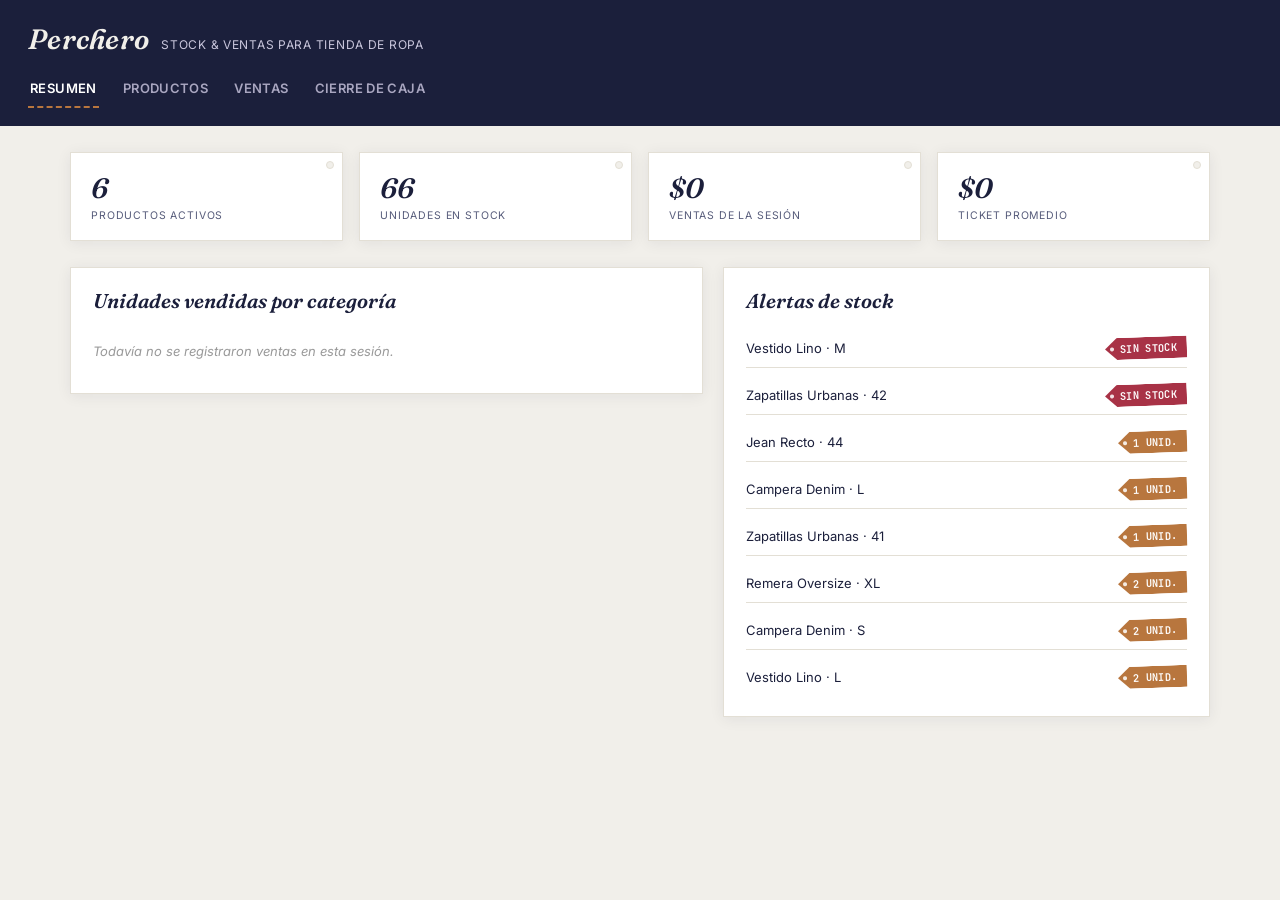
<file: Stock Ropa/index.html>
<!DOCTYPE html>
<html lang="es">
<head>
<meta charset="UTF-8">
<meta name="viewport" content="width=device-width, initial-scale=1.0">
<title>Perchero — Stock &amp; Ventas</title>
<link rel="preconnect" href="https://fonts.googleapis.com">
<link rel="preconnect" href="https://fonts.gstatic.com" crossorigin>
<link href="https://fonts.googleapis.com/css2?family=Fraunces:ital,opsz,wght@0,9..144,500;0,9..144,600;1,9..144,500;1,9..144,600&family=Inter:wght@400;500;600;700&family=JetBrains+Mono:wght@400;500;700&display=swap" rel="stylesheet">
<link rel="icon" type="image/x-icon" href="favicon.ico">
<style>
  :root{
    --ink:#1B1F3B;
    --ink-soft:#565B7A;
    --paper:#F1EFEA;
    --card:#FFFFFF;
    --amber:#B8763E;
    --amber-deep:#8F5A28;
    --sage:#4A6B5A;
    --sage-deep:#374F41;
    --berry:#A83246;
    --line:#E3DFD5;
    --shadow:0 2px 14px rgba(27,31,59,0.07);
    --shadow-lift:0 8px 24px rgba(27,31,59,0.12);
  }
  *{ box-sizing:border-box; }
  body{
    margin:0;
    font-family:'Inter',sans-serif;
    background:var(--paper);
    color:var(--ink);
    -webkit-font-smoothing:antialiased;
  }
  .tag-corner{ clip-path: polygon(0 0, calc(100% - 16px) 0, 100% 16px, 100% 100%, 0 100%); }

  /* ---------- header ---------- */
  header{
    background:var(--ink);
    color:#F1EFEA;
    padding:22px 28px 18px;
  }
  .brand{ display:flex; align-items:baseline; gap:12px; flex-wrap:wrap; }
  .brand h1{
    margin:0; font-family:'Fraunces',serif; font-style:italic; font-weight:600;
    font-size:28px; letter-spacing:.01em;
  }
  .brand .tagline{ font-size:12px; color:#C9C6DC; letter-spacing:.06em; text-transform:uppercase; }

  nav.tabs{ display:flex; gap:22px; margin-top:18px; flex-wrap:wrap; }
  .tab-btn{
    background:none; border:none; cursor:pointer; padding:6px 2px 10px;
    font-family:'Inter',sans-serif; font-size:13px; font-weight:600; letter-spacing:.03em;
    color:#A9A6C0; text-transform:uppercase;
    border-bottom:2px dashed transparent;
    transition:color .2s ease, border-color .2s ease;
  }
  .tab-btn:hover{ color:#EDEBF6; }
  .tab-btn.active{ color:#fff; border-bottom-color:var(--amber); }

  /* ---------- layout ---------- */
  .container{ max-width:1180px; margin:0 auto; padding:26px 20px 60px; }
  .panel{ display:none; animation:fadeIn .35s ease; }
  .panel.active{ display:block; }
  @keyframes fadeIn{ from{ opacity:0; transform:translateY(6px);} to{ opacity:1; transform:translateY(0);} }

  h2.section-title{
    font-family:'Fraunces',serif; font-style:italic; font-weight:600;
    font-size:20px; margin:0 0 16px; color:var(--ink);
  }

  /* ---------- hangtag ---------- */
  .hangtag{
    position:relative; display:inline-flex; align-items:center; gap:6px;
    font-family:'JetBrains Mono',monospace; font-size:10.5px; font-weight:600;
    letter-spacing:.03em; text-transform:uppercase; color:#fff;
    padding:4px 10px 4px 15px; background:var(--ink);
    clip-path:polygon(12px 0, 100% 0, 100% 100%, 12px 100%, 0 50%);
    transform:rotate(-2deg);
    white-space:nowrap;
  }
  .hangtag::before{
    content:''; position:absolute; left:5px; top:50%; transform:translateY(-50%);
    width:3.5px; height:3.5px; border-radius:50%; background:rgba(255,255,255,.85);
  }
  .hangtag.amber{ background:var(--amber); }
  .hangtag.berry{ background:var(--berry); }
  .hangtag.sage{ background:var(--sage); }

  /* ---------- KPI cards (resumen) ---------- */
  .kpi-row{ display:grid; grid-template-columns:repeat(4,1fr); gap:16px; margin-bottom:26px; }
  .kpi-tag{
    background:var(--card); border:1px solid var(--line); padding:18px 20px;
    position:relative; box-shadow:var(--shadow);
  }
  .kpi-tag::after{
    content:''; position:absolute; top:8px; right:8px; width:6px; height:6px;
    border-radius:50%; background:var(--paper); border:1px solid var(--line);
  }
  .kpi-tag .value{ font-family:'Fraunces',serif; font-style:italic; font-weight:600; font-size:28px; }
  .kpi-tag .label{ font-size:10.5px; text-transform:uppercase; letter-spacing:.08em; color:var(--ink-soft); margin-top:4px; }

  .resumen-grid{ display:grid; grid-template-columns:1.3fr 1fr; gap:20px; align-items:start; }
  .box{
    background:var(--card); border:1px solid var(--line); box-shadow:var(--shadow);
    padding:20px 22px;
  }
  .bar-row{ display:flex; align-items:center; gap:10px; margin-bottom:10px; font-size:13px; }
  .bar-row .bar-label{ width:100px; flex-shrink:0; color:var(--ink-soft); }
  .bar-track{ flex:1; background:var(--paper); border-radius:3px; height:14px; overflow:hidden; }
  .bar-fill{ height:100%; background:linear-gradient(90deg,var(--amber),var(--amber-deep)); border-radius:3px; transition:width .5s ease; }
  .bar-row .bar-value{ width:44px; text-align:right; font-family:'JetBrains Mono',monospace; font-size:12px; color:var(--ink); }

  .alert-list{ list-style:none; margin:0; padding:0; display:flex; flex-direction:column; gap:8px; }
  .alert-list li{ display:flex; justify-content:space-between; align-items:center; font-size:13px; padding:8px 0; border-bottom:1px solid var(--line); }
  .alert-list li:last-child{ border-bottom:none; }

  .empty{ color:#999; font-style:italic; padding:14px 0; font-size:13px; }

  /* ---------- forms ---------- */
  form.entry-form{
    background:var(--card); border:1px solid var(--line); box-shadow:var(--shadow);
    padding:20px; margin-bottom:24px; display:flex; flex-wrap:wrap; gap:14px; align-items:flex-end;
  }
  .field{ display:flex; flex-direction:column; gap:5px; }
  .field label{ font-size:11px; color:var(--ink-soft); text-transform:uppercase; letter-spacing:.05em; }
  input, select{
    padding:9px 10px; border:1px solid var(--line); border-radius:3px; font-size:14px;
    font-family:'Inter',sans-serif; background:#fff; color:var(--ink);
  }
  input:focus, select:focus{ outline:2px solid var(--amber); outline-offset:1px; }
  button.submit{
    background:var(--ink); color:#fff; border:none; padding:11px 20px; cursor:pointer;
    font-size:13px; font-weight:600; letter-spacing:.03em; text-transform:uppercase;
    transition:background .2s ease;
  }
  button.submit:hover{ background:#2A2F55; }
  button.submit:disabled{ background:#B9B7C6; cursor:not-allowed; }

  .variantes-field{ width:100%; }
  .variante-row{ display:flex; gap:8px; margin-bottom:6px; align-items:center; }
  .variante-row input{ width:110px; }
  .btn-quitar-variante{
    background:none; border:1px solid var(--line); color:var(--berry); cursor:pointer;
    width:30px; height:34px; border-radius:3px; font-size:13px;
  }
  .btn-add-variante{
    background:none; border:1px dashed var(--ink-soft); color:var(--ink-soft); cursor:pointer;
    padding:7px 12px; font-size:12px; border-radius:3px; margin-top:2px;
  }
  .btn-add-variante:hover{ border-color:var(--amber); color:var(--amber-deep); }

  /* ---------- filters ---------- */
  .filter-row{ display:flex; gap:10px; flex-wrap:wrap; align-items:center; margin-bottom:18px; }
  .filter-row input[type="text"]{ flex:1; min-width:180px; }
  .chip-filter{
    background:#fff; border:1px solid var(--line); color:var(--ink-soft); font-size:12px;
    padding:7px 13px; border-radius:20px; cursor:pointer; font-weight:600;
  }
  .chip-filter.active{ background:var(--ink); color:#fff; border-color:var(--ink); }

  /* ---------- product grid / cards ---------- */
  .product-grid{ display:grid; grid-template-columns:repeat(auto-fill,minmax(230px,1fr)); gap:18px; }
  .product-card{
    background:var(--card); border:1px solid var(--line); box-shadow:var(--shadow);
    overflow:hidden; display:flex; flex-direction:column; transition:box-shadow .2s ease, transform .2s ease;
  }
  .product-card:hover{ box-shadow:var(--shadow-lift); transform:translateY(-2px); }
  .product-swatch{ height:88px; position:relative; display:flex; align-items:flex-start; justify-content:space-between; padding:10px; }
  .product-body{ padding:14px 16px 16px; display:flex; flex-direction:column; gap:8px; }
  .product-body h3{ margin:0; font-family:'Fraunces',serif; font-weight:600; font-size:16px; }
  .product-meta{ font-size:11.5px; color:var(--ink-soft); text-transform:uppercase; letter-spacing:.04em; }
  .variant-chips{ display:flex; flex-wrap:wrap; gap:6px; }
  .chip{
    font-family:'JetBrains Mono',monospace; font-size:11px; padding:3px 8px; border-radius:3px;
    border:1px solid var(--line); background:var(--paper); color:var(--ink);
  }
  .chip--low{ background:#FBEFE7; border-color:#E7C7AD; color:var(--amber-deep); }
  .chip--out{ background:#F6E4E7; border-color:#E4B4BC; color:var(--berry); text-decoration:line-through; }
  .chip-btn{ cursor:pointer; }
  .chip-btn:hover:not(:disabled){ background:var(--ink); color:#fff; border-color:var(--ink); }
  .chip-btn:disabled{ cursor:not-allowed; opacity:.6; }
  .product-footer{ display:flex; justify-content:space-between; align-items:center; margin-top:auto; padding-top:8px; }
  .price-mono{ font-family:'JetBrains Mono',monospace; font-weight:700; font-size:15px; }
  .product-actions{ display:flex; gap:6px; }
  .btn-small{ padding:5px 9px; font-size:11px; border:none; border-radius:3px; cursor:pointer; }
  .btn-edit{ background:var(--amber); color:#fff; }
  .btn-del{ background:var(--berry); color:#fff; }

  /* ---------- ventas / POS ---------- */
  .pos-layout{ display:grid; grid-template-columns:1.6fr 1fr; gap:20px; align-items:start; }
  .cart-panel{ background:var(--card); border:1px solid var(--line); box-shadow:var(--shadow); padding:18px; position:sticky; top:16px; }
  .cart-item{ display:flex; align-items:center; gap:8px; padding:9px 0; border-bottom:1px solid var(--line); font-size:12.5px; }
  .cart-item-info{ flex:1; display:flex; flex-direction:column; }
  .cart-item-info span{ color:var(--ink-soft); font-size:11px; }
  .cart-item-qty{ display:flex; align-items:center; gap:6px; }
  .cart-item-qty button{ width:22px; height:22px; border:1px solid var(--line); background:#fff; border-radius:3px; cursor:pointer; }
  .cart-item-subtotal{ width:64px; text-align:right; font-family:'JetBrains Mono',monospace; font-size:12px; }
  .btn-quitar-carrito{ background:none; border:none; color:var(--berry); cursor:pointer; font-size:14px; }
  .cart-total{ display:flex; justify-content:space-between; font-family:'Fraunces',serif; font-style:italic; font-weight:600; font-size:19px; margin:14px 0; }

  /* ---------- tables ---------- */
  /* ---------- toasts ---------- */
  #toastContainer{
    position:fixed; bottom:20px; right:20px; z-index:9999;
    display:flex; flex-direction:column; gap:10px; max-width:300px;
  }
  .toast{
    background:var(--ink); color:#fff; padding:12px 16px; border-radius:4px;
    font-size:13px; box-shadow:var(--shadow-lift); display:flex; align-items:center; gap:8px;
    animation:toastIn .25s ease;
  }
  .toast.success{ background:var(--sage-deep); }
  .toast.error{ background:var(--berry); }
  .toast.leaving{ animation:toastOut .25s ease forwards; }
  @keyframes toastIn{ from{ opacity:0; transform:translateX(30px);} to{ opacity:1; transform:translateX(0);} }
  @keyframes toastOut{ from{ opacity:1; transform:translateX(0);} to{ opacity:0; transform:translateX(30px);} }

  /* ---------- modal overlay (confirm + quick view) ---------- */
  .modal-overlay{
    position:fixed; inset:0; background:rgba(27,31,59,0.55); z-index:9998;
    display:flex; align-items:center; justify-content:center; padding:20px;
    opacity:0; pointer-events:none; transition:opacity .2s ease;
  }
  .modal-overlay.open{ opacity:1; pointer-events:auto; }
  .modal-box{
    background:var(--card); max-width:420px; width:100%; padding:24px;
    box-shadow:var(--shadow-lift); transform:translateY(14px) scale(.97); transition:transform .22s ease;
  }
  .modal-overlay.open .modal-box{ transform:translateY(0) scale(1); }
  .modal-box h3{ font-family:'Fraunces',serif; font-style:italic; font-weight:600; margin:0 0 10px; font-size:19px; }
  .modal-box p{ font-size:14px; color:var(--ink-soft); margin:0 0 20px; }
  .modal-actions{ display:flex; gap:10px; justify-content:flex-end; }
  .modal-actions button{ padding:9px 16px; border:none; border-radius:3px; cursor:pointer; font-size:13px; font-weight:600; }
  .modal-btn-cancel{ background:var(--paper); color:var(--ink); }
  .modal-btn-confirm{ background:var(--berry); color:#fff; }

  .qv-box{ max-width:520px; }
  .qv-swatch{ height:120px; margin:-24px -24px 16px; position:relative; }
  .qv-close{
    position:absolute; top:10px; right:10px; background:rgba(255,255,255,.9); border:none;
    width:28px; height:28px; border-radius:50%; cursor:pointer; font-size:14px;
  }
  .qv-variant-row{ display:flex; align-items:center; gap:10px; margin-bottom:8px; font-size:13px; }
  .qv-variant-row .bar-label{ width:56px; font-family:'JetBrains Mono',monospace; }
  .qv-add-btn{
    background:var(--ink); color:#fff; border:none; padding:5px 10px; border-radius:3px;
    cursor:pointer; font-size:11px; font-weight:600;
  }
  .qv-add-btn:disabled{ background:#B9B7C6; cursor:not-allowed; }

  /* ---------- micro-interactions ---------- */
  .product-card{ cursor:pointer; }
  .product-swatch{ cursor:zoom-in; }
  @keyframes pulse{ 0%{ transform:scale(1);} 30%{ transform:scale(1.06);} 100%{ transform:scale(1);} }
  .pulse{ animation:pulse .35s ease; }
  @keyframes flash{ 0%{ box-shadow:0 0 0 0 rgba(184,118,62,.5);} 100%{ box-shadow:0 0 0 10px rgba(184,118,62,0);} }
  .flash{ animation:flash .5s ease; }
  .kpi-tag .value{ transition:color .2s ease; }
  .cart-item{ animation:fadeIn .25s ease; }

  .table-wrap{ width:100%; overflow-x:auto; -webkit-overflow-scrolling:touch; }
  table{ width:100%; border-collapse:collapse; background:var(--card); box-shadow:var(--shadow); }
  th, td{ padding:10px 12px; text-align:left; border-bottom:1px solid var(--line); font-size:13px; }
  th{ background:var(--paper); color:var(--ink-soft); font-size:11px; text-transform:uppercase; letter-spacing:.04em; }
  .btn-ver{ background:var(--sage); color:#fff; }
  .detalle-row td{ background:var(--paper); }
  .detalle-row ul{ margin:4px 0; padding-left:18px; }

  /* ---------- cierre ---------- */
  .btn-cerrar{
    background:var(--ink); color:#fff; border:none; padding:12px 20px; cursor:pointer;
    font-size:13px; font-weight:600; letter-spacing:.03em; text-transform:uppercase; margin-bottom:22px;
  }
  .btn-cerrar:disabled{ background:#B9B7C6; cursor:not-allowed; }

  /* ---------- responsive ---------- */
  @media (max-width:900px){
    .kpi-row{ grid-template-columns:repeat(2,1fr); }
    .resumen-grid, .pos-layout{ grid-template-columns:1fr; }
    .cart-panel{ position:static; }
  }
  @media (max-width:600px){
    header{ padding:16px 16px 14px; }
    .brand h1{ font-size:22px; }
    .container{ padding:18px 12px 40px; }
    .kpi-row{ grid-template-columns:1fr 1fr; gap:10px; }
    form.entry-form{ flex-direction:column; align-items:stretch; }
    .field, .variantes-field{ width:100%; }
    .variante-row input{ flex:1; width:auto; }
    button.submit, .btn-cerrar{ width:100%; }
    .product-grid{ grid-template-columns:1fr 1fr; gap:10px; }
    th, td{ padding:8px 6px; font-size:12px; }
  }
  @media (max-width:420px){
    .kpi-row{ grid-template-columns:1fr; }
    .product-grid{ grid-template-columns:1fr; }
  }
</style>
</head>
<body>

<header>
  <div class="brand">
    <h1>Perchero</h1>
    <span class="tagline">Stock &amp; ventas para tienda de ropa</span>
  </div>
  <nav class="tabs">
    <button class="tab-btn active" onclick="showTab('resumen')">Resumen</button>
    <button class="tab-btn" onclick="showTab('productos')">Productos</button>
    <button class="tab-btn" onclick="showTab('ventas')">Ventas</button>
    <button class="tab-btn" onclick="showTab('cierre')">Cierre de Caja</button>
  </nav>
</header>

<div class="container">

  <!-- ================= RESUMEN ================= -->
  <div class="panel active" id="panel-resumen">
    <div class="kpi-row">
      <div class="kpi-tag"><div class="value" id="kpiProductos">0</div><div class="label">Productos activos</div></div>
      <div class="kpi-tag"><div class="value" id="kpiUnidades">0</div><div class="label">Unidades en stock</div></div>
      <div class="kpi-tag"><div class="value" id="kpiVentas">$0</div><div class="label">Ventas de la sesión</div></div>
      <div class="kpi-tag"><div class="value" id="kpiTicket">$0</div><div class="label">Ticket promedio</div></div>
    </div>

    <div class="resumen-grid">
      <div class="box">
        <h2 class="section-title">Unidades vendidas por categoría</h2>
        <div id="chartCategorias"></div>
        <div class="empty" id="emptyChart" style="display:none;">Todavía no se registraron ventas en esta sesión.</div>
      </div>
      <div class="box">
        <h2 class="section-title">Alertas de stock</h2>
        <ul class="alert-list" id="listaAlertas"></ul>
        <div class="empty" id="emptyAlertas" style="display:none;">Todo el stock está en buen nivel.</div>
      </div>
    </div>
  </div>

  <!-- ================= PRODUCTOS ================= -->
  <div class="panel" id="panel-productos">
    <form class="entry-form" id="formProducto">
      <input type="hidden" id="productoId">
      <div class="field">
        <label>Nombre</label>
        <input type="text" id="pNombre" placeholder="Remera oversize" required>
      </div>
      <div class="field">
        <label>Categoría</label>
        <select id="pCategoria"></select>
      </div>
      <div class="field">
        <label>Color</label>
        <select id="pColor"></select>
      </div>
      <div class="field">
        <label>Precio</label>
        <input type="number" id="pPrecio" min="0" step="1" placeholder="15000" required>
      </div>
      <div class="field variantes-field">
        <label>Talles y stock</label>
        <div id="variantesFormContainer"></div>
        <button type="button" class="btn-add-variante" onclick="agregarFilaVariante()">+ Agregar talle</button>
      </div>
      <button type="submit" class="submit tag-corner" id="btnGuardarProducto">Agregar producto</button>
    </form>

    <div class="filter-row">
      <input type="text" id="pBusqueda" placeholder="Buscar producto..." oninput="renderProductos()">
      <div id="filtrosCategoriaProductos" style="display:flex; gap:8px; flex-wrap:wrap;"></div>
    </div>

    <div class="product-grid" id="gridProductos"></div>
    <div class="empty" id="emptyProductos" style="display:none;">No hay productos que coincidan con la búsqueda.</div>
  </div>

  <!-- ================= VENTAS ================= -->
  <div class="panel" id="panel-ventas">
    <div class="filter-row">
      <input type="text" id="vBusqueda" placeholder="Buscar producto para vender..." oninput="renderVentaProductos()">
      <div id="filtrosCategoriaVenta" style="display:flex; gap:8px; flex-wrap:wrap;"></div>
    </div>

    <div class="pos-layout">
      <div class="product-grid" id="gridVentaProductos"></div>

      <div class="cart-panel">
        <h2 class="section-title">Venta actual</h2>
        <div id="carritoItems"></div>
        <div class="empty" id="emptyCarrito" style="display:none;">Todavía no agregaste productos a esta venta.</div>
        <div class="cart-total"><span>Total</span><span id="carritoTotal">$0</span></div>
        <button class="submit tag-corner" id="btnConfirmarVenta" onclick="confirmarVenta()" disabled style="width:100%;">Confirmar venta</button>
      </div>
    </div>

    <h2 class="section-title" style="margin-top:30px;">Historial de ventas</h2>
    <div class="table-wrap">
      <table>
        <thead><tr><th>Fecha</th><th>Ítems</th><th>Unidades</th><th>Total</th><th></th></tr></thead>
        <tbody id="tablaVentas"></tbody>
      </table>
    </div>
    <div class="empty" id="emptyVentas" style="display:none;">Todavía no hay ventas registradas.</div>
  </div>

  <!-- ================= CIERRE DE CAJA ================= -->
  <div class="panel" id="panel-cierre">
    <div class="kpi-row" style="grid-template-columns:repeat(3,1fr);">
      <div class="kpi-tag"><div class="value" id="pendVentas">0</div><div class="label">Ventas sin cerrar</div></div>
      <div class="kpi-tag"><div class="value" id="pendUnidades">0</div><div class="label">Unidades vendidas</div></div>
      <div class="kpi-tag"><div class="value" id="pendTotal">$0</div><div class="label">Total a cerrar</div></div>
    </div>

    <button class="btn-cerrar" id="btnCerrarCaja" onclick="cerrarCaja()">Cerrar caja ahora</button>

    <h2 class="section-title">Historial de cierres</h2>
    <div class="table-wrap">
      <table>
        <thead><tr><th>Fecha de cierre</th><th>Ventas</th><th>Unidades</th><th>Total</th><th></th></tr></thead>
        <tbody id="tablaCierres"></tbody>
      </table>
    </div>
    <div class="empty" id="emptyCierres" style="display:none;">Todavía no se registraron cierres de caja.</div>
  </div>

</div>

<div id="toastContainer"></div>

<div class="modal-overlay" id="confirmOverlay">
  <div class="modal-box">
    <h3 id="confirmTitle">¿Confirmar?</h3>
    <p id="confirmMessage"></p>
    <div class="modal-actions">
      <button class="modal-btn-cancel" onclick="resolverConfirm(false)">Cancelar</button>
      <button class="modal-btn-confirm" id="confirmBtnAceptar" onclick="resolverConfirm(true)">Confirmar</button>
    </div>
  </div>
</div>

<div class="modal-overlay" id="qvOverlay" onclick="cerrarQuickViewSiFondo(event)">
  <div class="modal-box qv-box">
    <div class="qv-swatch" id="qvSwatch">
      <button class="qv-close" onclick="cerrarQuickView()">✕</button>
      <span class="hangtag amber" id="qvCategoria" style="position:absolute; bottom:10px; left:12px;"></span>
    </div>
    <h3 id="qvNombre"></h3>
    <p id="qvMeta"></p>
    <div id="qvVariantes"></div>
  </div>
</div>

<script>
/* ============ datos en memoria (se reinician al recargar) ============ */
const CATEGORIAS = ['Remeras','Pantalones','Camperas','Vestidos','Calzado','Accesorios'];
const COLOR_HEX = {
  'Negro':'#1a1a1a', 'Blanco':'#f7f6f3', 'Gris':'#9c9a92', 'Azul':'#3d5a80',
  'Rojo':'#9a2f3f', 'Verde':'#4a6b5a', 'Beige':'#cdb995', 'Rosa':'#c98fa0',
  'Amarillo':'#c9a227', 'Marrón':'#6b4a34'
};

let productos = [
  { id:'p1', nombre:'Remera Oversize', categoria:'Remeras', color:'Negro', precio:15000,
    variantes:[{talle:'S',stock:5},{talle:'M',stock:8},{talle:'L',stock:6},{talle:'XL',stock:2}] },
  { id:'p2', nombre:'Jean Recto', categoria:'Pantalones', color:'Azul', precio:32000,
    variantes:[{talle:'38',stock:4},{talle:'40',stock:6},{talle:'42',stock:3},{talle:'44',stock:1}] },
  { id:'p3', nombre:'Campera Denim', categoria:'Camperas', color:'Azul', precio:48000,
    variantes:[{talle:'S',stock:2},{talle:'M',stock:3},{talle:'L',stock:1}] },
  { id:'p4', nombre:'Vestido Lino', categoria:'Vestidos', color:'Beige', precio:27000,
    variantes:[{talle:'S',stock:3},{talle:'M',stock:0},{talle:'L',stock:2}] },
  { id:'p5', nombre:'Zapatillas Urbanas', categoria:'Calzado', color:'Blanco', precio:55000,
    variantes:[{talle:'38',stock:2},{talle:'39',stock:3},{talle:'40',stock:4},{talle:'41',stock:1},{talle:'42',stock:0}] },
  { id:'p6', nombre:'Gorra Bordada', categoria:'Accesorios', color:'Negro', precio:9000,
    variantes:[{talle:'Único',stock:10}] }
];

let ventas = [];   // { id, fecha, items:[{productoId,nombre,categoria,color,talle,precioUnit,cantidad,subtotal}], total, cerrada }
let cierres = [];  // { id, fecha, cantidadVentas, unidades, total, ventas:[{fecha,total,items}] }
let carrito = [];  // items de la venta en curso

let filtroCategoriaProductos = 'Todas';
let filtroCategoriaVenta = 'Todas';
let variantesFormState = [{talle:'', stock:0}];

/* ============ helpers ============ */
function money(n){ return '$' + Number(n).toLocaleString('es-AR', {maximumFractionDigits:0}); }

/* ============ toasts ============ */
function showToast(message, type){
  const cont = document.getElementById('toastContainer');
  const el = document.createElement('div');
  el.className = 'toast' + (type ? ' ' + type : '');
  el.textContent = message;
  cont.appendChild(el);
  setTimeout(() => {
    el.classList.add('leaving');
    setTimeout(() => el.remove(), 250);
  }, 2600);
}

/* ============ modal de confirmación (reemplaza confirm()) ============ */
let _resolverConfirmPromise = null;
function confirmDialog(message, titulo){
  document.getElementById('confirmTitle').textContent = titulo || '¿Confirmar?';
  document.getElementById('confirmMessage').textContent = message;
  document.getElementById('confirmOverlay').classList.add('open');
  return new Promise(resolve => { _resolverConfirmPromise = resolve; });
}
function resolverConfirm(valor){
  document.getElementById('confirmOverlay').classList.remove('open');
  if (_resolverConfirmPromise) _resolverConfirmPromise(valor);
  _resolverConfirmPromise = null;
}

/* ============ animación de contadores (KPIs) ============ */
function animateCount(id, target, formatFn){
  const el = document.getElementById(id);
  const start = parseFloat(el.dataset.raw || '0');
  const diff = target - start;
  if (diff === 0){ el.dataset.raw = target; return; }
  const duration = 400;
  const startTime = performance.now();
  function tick(now){
    const progress = Math.min((now - startTime) / duration, 1);
    const eased = 1 - Math.pow(1 - progress, 3);
    const valor = start + diff * eased;
    el.textContent = formatFn(valor);
    if (progress < 1) requestAnimationFrame(tick);
    else el.dataset.raw = target;
  }
  requestAnimationFrame(tick);
}

/* ============ quick view de producto ============ */
let qvProductoActual = null;
function openQuickView(productoId){
  const p = productos.find(x => x.id === productoId);
  qvProductoActual = productoId;
  const hex = COLOR_HEX[p.color] || '#999';
  document.getElementById('qvSwatch').style.background = hex;
  document.getElementById('qvCategoria').textContent = p.categoria;
  document.getElementById('qvNombre').textContent = p.nombre;
  document.getElementById('qvMeta').textContent = `${p.color} · ${money(p.precio)}`;

  const modoVenta = document.getElementById('panel-ventas').classList.contains('active');
  const maxStock = Math.max(...p.variantes.map(v => v.stock), 1);
  document.getElementById('qvVariantes').innerHTML = p.variantes.map(v => `
    <div class="qv-variant-row">
      <span class="bar-label">${v.talle}</span>
      <div class="bar-track"><div class="bar-fill" style="width:${(v.stock/maxStock*100).toFixed(0)}%; ${v.stock===0 ? 'background:var(--berry);' : ''}"></div></div>
      <span style="width:30px; text-align:right; font-family:'JetBrains Mono',monospace;">${v.stock}</span>
      ${modoVenta ? `<button class="qv-add-btn" ${v.stock===0?'disabled':''} onclick="agregarAlCarrito('${p.id}','${v.talle}'); pulsarCart();">Agregar</button>` : ''}
    </div>
  `).join('');
  document.getElementById('qvOverlay').classList.add('open');
}
function cerrarQuickView(){
  document.getElementById('qvOverlay').classList.remove('open');
  qvProductoActual = null;
}
function cerrarQuickViewSiFondo(e){
  if (e.target.id === 'qvOverlay') cerrarQuickView();
}
document.addEventListener('keydown', e => {
  if (e.key === 'Escape') cerrarQuickView();
});

function pulsarCart(){
  const panel = document.querySelector('.cart-panel');
  if (!panel) return;
  panel.classList.remove('flash');
  void panel.offsetWidth;
  panel.classList.add('flash');
}

function poblarSelect(id, opciones){
  const sel = document.getElementById(id);
  sel.innerHTML = opciones.map(o => `<option value="${o}">${o}</option>`).join('');
}

function renderChipsFiltro(containerId, filtroActual, onClick){
  const cont = document.getElementById(containerId);
  const cats = ['Todas', ...CATEGORIAS];
  cont.innerHTML = cats.map(c =>
    `<button type="button" class="chip-filter ${c === filtroActual ? 'active' : ''}" onclick="${onClick}('${c}')">${c}</button>`
  ).join('');
}

/* ============ tabs ============ */
function showTab(tab){
  document.querySelectorAll('.tab-btn').forEach(b => b.classList.remove('active'));
  document.querySelectorAll('.panel').forEach(p => p.classList.remove('active'));
  document.querySelector(`.tab-btn[onclick="showTab('${tab}')"]`).classList.add('active');
  document.getElementById('panel-' + tab).classList.add('active');
  if (tab === 'resumen') renderResumen();
  if (tab === 'productos') renderProductos();
  if (tab === 'ventas') { renderVentaProductos(); renderCarrito(); renderVentasHistorial(); }
  if (tab === 'cierre') { actualizarPendientes(); renderCierres(); }
}

/* ============ productos: formulario de variantes ============ */
function renderVariantesForm(){
  const cont = document.getElementById('variantesFormContainer');
  cont.innerHTML = variantesFormState.map((v, i) => `
    <div class="variante-row">
      <input type="text" placeholder="Talle (S, M, 42...)" value="${v.talle}" oninput="actualizarVarianteForm(${i},'talle',this.value)">
      <input type="number" placeholder="Stock" min="0" value="${v.stock}" oninput="actualizarVarianteForm(${i},'stock',this.value)">
      <button type="button" class="btn-quitar-variante" onclick="quitarFilaVariante(${i})">✕</button>
    </div>
  `).join('');
}
function agregarFilaVariante(){
  variantesFormState.push({talle:'', stock:0});
  renderVariantesForm();
}
function quitarFilaVariante(i){
  if (variantesFormState.length === 1){
    variantesFormState[0] = {talle:'', stock:0};
  } else {
    variantesFormState.splice(i, 1);
  }
  renderVariantesForm();
}
function actualizarVarianteForm(i, campo, valor){
  variantesFormState[i][campo] = campo === 'stock' ? (parseInt(valor) || 0) : valor;
}
function resetFormProducto(){
  document.getElementById('formProducto').reset();
  document.getElementById('productoId').value = '';
  document.getElementById('btnGuardarProducto').textContent = 'Agregar producto';
  variantesFormState = [{talle:'', stock:0}];
  renderVariantesForm();
}

document.getElementById('formProducto').addEventListener('submit', e => {
  e.preventDefault();
  const id = document.getElementById('productoId').value;
  const nombre = document.getElementById('pNombre').value.trim();
  const categoria = document.getElementById('pCategoria').value;
  const color = document.getElementById('pColor').value;
  const precio = parseFloat(document.getElementById('pPrecio').value);
  const variantes = variantesFormState
    .filter(v => v.talle.trim() !== '')
    .map(v => ({ talle: v.talle.trim(), stock: v.stock }));

  if (!variantes.length){ showToast('Agregá al menos un talle con su stock.', 'error'); return; }

  if (id){
    const p = productos.find(x => x.id === id);
    p.nombre = nombre; p.categoria = categoria; p.color = color; p.precio = precio; p.variantes = variantes;
  } else {
    productos.push({ id: Date.now().toString(), nombre, categoria, color, precio, variantes });
  }
  resetFormProducto();
  renderProductos();
  showToast(id ? 'Producto actualizado.' : 'Producto agregado.', 'success');
});

function editarProducto(id){
  const p = productos.find(x => x.id === id);
  document.getElementById('productoId').value = p.id;
  document.getElementById('pNombre').value = p.nombre;
  document.getElementById('pCategoria').value = p.categoria;
  document.getElementById('pColor').value = p.color;
  document.getElementById('pPrecio').value = p.precio;
  variantesFormState = p.variantes.map(v => ({...v}));
  renderVariantesForm();
  document.getElementById('btnGuardarProducto').textContent = 'Guardar cambios';
  window.scrollTo({top:0, behavior:'smooth'});
}

async function borrarProducto(id){
  const p = productos.find(x => x.id === id);
  const ok = await confirmDialog(`Vas a borrar "${p.nombre}" y todas sus variantes.`, '¿Borrar producto?');
  if (ok){
    productos = productos.filter(x => x.id !== id);
    renderProductos();
    showToast('Producto borrado.', 'success');
  }
}

/* ============ productos: render de grilla ============ */
function claseChip(stock){
  if (stock === 0) return 'chip chip--out';
  if (stock <= 3) return 'chip chip--low';
  return 'chip';
}

function productoCardHTML(p, modoVenta){
  const hex = COLOR_HEX[p.color] || '#999';
  const necesitaBorde = p.color === 'Blanco';
  const chips = p.variantes.map(v => {
    if (modoVenta){
      const disabled = v.stock === 0 ? 'disabled' : '';
      return `<button type="button" class="chip-btn ${claseChip(v.stock)}" ${disabled} onclick="agregarAlCarrito('${p.id}','${v.talle}')">${v.talle} · ${v.stock}</button>`;
    }
    return `<span class="${claseChip(v.stock)}">${v.talle} · ${v.stock}</span>`;
  }).join('');

  const acciones = modoVenta ? '' : `
    <div class="product-actions">
      <button class="btn-small btn-edit" onclick="editarProducto('${p.id}')">Editar</button>
      <button class="btn-small btn-del" onclick="borrarProducto('${p.id}')">Borrar</button>
    </div>`;

  return `
    <div class="product-card tag-corner">
      <div class="product-swatch" onclick="openQuickView('${p.id}')" style="background:${hex}; ${necesitaBorde ? 'box-shadow: inset 0 0 0 1px var(--line);' : ''}">
        <span class="hangtag amber">${p.categoria}</span>
      </div>
      <div class="product-body">
        <h3>${p.nombre}</h3>
        <div class="product-meta">${p.color}</div>
        <div class="variant-chips">${chips}</div>
        <div class="product-footer">
          <span class="price-mono">${money(p.precio)}</span>
          ${acciones}
        </div>
      </div>
    </div>`;
}

function renderProductos(){
  renderChipsFiltro('filtrosCategoriaProductos', filtroCategoriaProductos, 'setFiltroCategoriaProductos');
  const texto = document.getElementById('pBusqueda').value.trim().toLowerCase();
  const lista = productos.filter(p =>
    (filtroCategoriaProductos === 'Todas' || p.categoria === filtroCategoriaProductos) &&
    p.nombre.toLowerCase().includes(texto)
  );
  const grid = document.getElementById('gridProductos');
  grid.innerHTML = lista.map(p => productoCardHTML(p, false)).join('');
  document.getElementById('emptyProductos').style.display = lista.length ? 'none' : 'block';
  renderResumen();
}

function setFiltroCategoriaProductos(cat){
  filtroCategoriaProductos = cat;
  renderProductos();
}

/* ============ ventas: grilla de selección ============ */
function renderVentaProductos(){
  renderChipsFiltro('filtrosCategoriaVenta', filtroCategoriaVenta, 'setFiltroCategoriaVenta');
  const texto = document.getElementById('vBusqueda').value.trim().toLowerCase();
  const lista = productos.filter(p =>
    (filtroCategoriaVenta === 'Todas' || p.categoria === filtroCategoriaVenta) &&
    p.nombre.toLowerCase().includes(texto)
  );
  const grid = document.getElementById('gridVentaProductos');
  grid.innerHTML = lista.map(p => productoCardHTML(p, true)).join('');
}

function setFiltroCategoriaVenta(cat){
  filtroCategoriaVenta = cat;
  renderVentaProductos();
}

/* ============ carrito ============ */
function stockDisponible(productoId, talle){
  const p = productos.find(x => x.id === productoId);
  const v = p.variantes.find(x => x.talle === talle);
  return v ? v.stock : 0;
}

function agregarAlCarrito(productoId, talle){
  const p = productos.find(x => x.id === productoId);
  const v = p.variantes.find(x => x.talle === talle);
  const enCarrito = carrito.filter(i => i.productoId === productoId && i.talle === talle)
                            .reduce((a, i) => a + i.cantidad, 0);
  if (enCarrito >= v.stock){ showToast('No hay más stock disponible de ese talle.', 'error'); return; }

  const existente = carrito.find(i => i.productoId === productoId && i.talle === talle);
  if (existente){
    existente.cantidad += 1;
  } else {
    carrito.push({
      productoId, nombre: p.nombre, categoria: p.categoria, color: p.color,
      talle, precioUnit: p.precio, cantidad: 1
    });
  }
  renderCarrito();
  pulsarCart();
}

function cambiarCantidadCarrito(i, delta){
  const item = carrito[i];
  const disponible = stockDisponible(item.productoId, item.talle);
  const nuevaCantidad = item.cantidad + delta;
  if (nuevaCantidad < 1){ carrito.splice(i, 1); }
  else if (nuevaCantidad > disponible){ showToast('No hay más stock disponible de ese talle.', 'error'); return; }
  else { item.cantidad = nuevaCantidad; }
  renderCarrito();
}

function quitarDelCarrito(i){
  carrito.splice(i, 1);
  renderCarrito();
}

function renderCarrito(){
  const cont = document.getElementById('carritoItems');
  cont.innerHTML = carrito.map((item, i) => `
    <div class="cart-item">
      <div class="cart-item-info">
        <strong>${item.nombre}</strong>
        <span>${item.color} · ${item.talle}</span>
      </div>
      <div class="cart-item-qty">
        <button onclick="cambiarCantidadCarrito(${i},-1)">−</button>
        <span>${item.cantidad}</span>
        <button onclick="cambiarCantidadCarrito(${i},1)">+</button>
      </div>
      <div class="cart-item-subtotal">${money(item.precioUnit * item.cantidad)}</div>
      <button class="btn-quitar-carrito" onclick="quitarDelCarrito(${i})">✕</button>
    </div>
  `).join('');
  document.getElementById('emptyCarrito').style.display = carrito.length ? 'none' : 'block';
  const total = carrito.reduce((a, i) => a + i.precioUnit * i.cantidad, 0);
  document.getElementById('carritoTotal').textContent = money(total);
  document.getElementById('btnConfirmarVenta').disabled = carrito.length === 0;
}

function confirmarVenta(){
  if (!carrito.length) return;
  const items = carrito.map(i => ({
    productoId: i.productoId, nombre: i.nombre, categoria: i.categoria, color: i.color,
    talle: i.talle, precioUnit: i.precioUnit, cantidad: i.cantidad, subtotal: i.precioUnit * i.cantidad
  }));
  items.forEach(i => {
    const p = productos.find(x => x.id === i.productoId);
    const v = p.variantes.find(x => x.talle === i.talle);
    v.stock -= i.cantidad;
  });
  const total = items.reduce((a, i) => a + i.subtotal, 0);
  ventas.push({
    id: Date.now().toString(),
    fecha: new Date().toLocaleString('es-AR'),
    items, total, cerrada:false
  });
  carrito = [];
  renderCarrito();
  renderVentaProductos();
  renderVentasHistorial();
  renderResumen();
  showToast(`Venta registrada por ${money(total)}.`, 'success');
}

/* ============ ventas: historial ============ */
function renderVentasHistorial(){
  const tbody = document.getElementById('tablaVentas');
  tbody.innerHTML = '';
  document.getElementById('emptyVentas').style.display = ventas.length ? 'none' : 'block';
  [...ventas].reverse().forEach(v => {
    const unidades = v.items.reduce((a, i) => a + i.cantidad, 0);
    const tr = document.createElement('tr');
    tr.innerHTML = `
      <td>${v.fecha}</td>
      <td>${v.items.length}</td>
      <td>${unidades}</td>
      <td>${money(v.total)}</td>
      <td><button class="btn-small btn-ver" onclick="toggleDetalleVenta('${v.id}')">Ver detalle</button></td>`;
    tbody.appendChild(tr);

    const trDet = document.createElement('tr');
    trDet.className = 'detalle-row';
    trDet.id = 'detalle-venta-' + v.id;
    trDet.style.display = 'none';
    const li = v.items.map(i => `<li>${i.nombre} (${i.color} · ${i.talle}) x${i.cantidad} — ${money(i.subtotal)}</li>`).join('');
    trDet.innerHTML = `<td colspan="5"><ul>${li}</ul></td>`;
    tbody.appendChild(trDet);
  });
}
function toggleDetalleVenta(id){
  const row = document.getElementById('detalle-venta-' + id);
  if (row) row.style.display = row.style.display === 'none' ? 'table-row' : 'none';
}

/* ============ cierre de caja ============ */
function ventasPendientes(){ return ventas.filter(v => !v.cerrada); }

function actualizarPendientes(){
  const pend = ventasPendientes();
  const unidades = pend.reduce((a, v) => a + v.items.reduce((b, i) => b + i.cantidad, 0), 0);
  const total = pend.reduce((a, v) => a + v.total, 0);
  animateCount('pendVentas', pend.length, v => Math.round(v).toString());
  animateCount('pendUnidades', unidades, v => Math.round(v).toString());
  animateCount('pendTotal', total, v => money(v));
  document.getElementById('btnCerrarCaja').disabled = pend.length === 0;
}

function renderCierres(){
  const tbody = document.getElementById('tablaCierres');
  tbody.innerHTML = '';
  document.getElementById('emptyCierres').style.display = cierres.length ? 'none' : 'block';
  [...cierres].reverse().forEach(c => {
    const tr = document.createElement('tr');
    tr.innerHTML = `
      <td>${c.fecha}</td>
      <td>${c.cantidadVentas}</td>
      <td>${c.unidades}</td>
      <td>${money(c.total)}</td>
      <td><button class="btn-small btn-ver" onclick="toggleDetalleCierre('${c.id}')">Ver detalle</button></td>`;
    tbody.appendChild(tr);

    const trDet = document.createElement('tr');
    trDet.className = 'detalle-row';
    trDet.id = 'detalle-cierre-' + c.id;
    trDet.style.display = 'none';
    const items = c.ventas.flatMap(v => v.items);
    const li = items.map(i => `<li>${i.nombre} (${i.color} · ${i.talle}) x${i.cantidad} — ${money(i.subtotal)}</li>`).join('');
    trDet.innerHTML = `<td colspan="5"><ul>${li}</ul></td>`;
    tbody.appendChild(trDet);
  });
}
function toggleDetalleCierre(id){
  const row = document.getElementById('detalle-cierre-' + id);
  if (row) row.style.display = row.style.display === 'none' ? 'table-row' : 'none';
}

async function cerrarCaja(){
  const pend = ventasPendientes();
  if (!pend.length) return;
  const total = pend.reduce((a, v) => a + v.total, 0);
  const ok = await confirmDialog(`Se van a cerrar ${pend.length} venta(s) por un total de ${money(total)}.`, '¿Cerrar caja?');
  if (!ok) return;

  const cierre = {
    id: Date.now().toString(),
    fecha: new Date().toLocaleString('es-AR'),
    cantidadVentas: pend.length,
    unidades: pend.reduce((a, v) => a + v.items.reduce((b, i) => b + i.cantidad, 0), 0),
    total,
    ventas: pend.map(v => ({ fecha: v.fecha, total: v.total, items: v.items }))
  };
  cierres.push(cierre);
  pend.forEach(v => { v.cerrada = true; });

  actualizarPendientes();
  renderCierres();
  showToast('Caja cerrada correctamente.', 'success');
}

/* ============ resumen / dashboard ============ */
function renderResumen(){
  const unidadesStock = productos.reduce((a, p) => a + p.variantes.reduce((b, v) => b + v.stock, 0), 0);
  const totalVentas = ventas.reduce((a, v) => a + v.total, 0);
  const ticketProm = ventas.length ? totalVentas / ventas.length : 0;

  animateCount('kpiProductos', productos.length, v => Math.round(v).toString());
  animateCount('kpiUnidades', unidadesStock, v => Math.round(v).toString());
  animateCount('kpiVentas', totalVentas, v => money(v));
  animateCount('kpiTicket', ticketProm, v => money(v));

  const porCategoria = {};
  ventas.forEach(v => v.items.forEach(i => {
    porCategoria[i.categoria] = (porCategoria[i.categoria] || 0) + i.cantidad;
  }));
  const entradas = Object.entries(porCategoria).sort((a,b) => b[1]-a[1]);
  const chartCont = document.getElementById('chartCategorias');
  document.getElementById('emptyChart').style.display = entradas.length ? 'none' : 'block';
  if (entradas.length){
    const max = Math.max(...entradas.map(e => e[1]));
    chartCont.innerHTML = entradas.map(([cat, unidades]) => `
      <div class="bar-row">
        <div class="bar-label">${cat}</div>
        <div class="bar-track"><div class="bar-fill" style="width:${(unidades/max*100).toFixed(0)}%"></div></div>
        <div class="bar-value">${unidades}</div>
      </div>
    `).join('');
  } else {
    chartCont.innerHTML = '';
  }

  const alertas = [];
  productos.forEach(p => p.variantes.forEach(v => {
    if (v.stock <= 3) alertas.push({ nombre:p.nombre, talle:v.talle, stock:v.stock });
  }));
  alertas.sort((a,b) => a.stock - b.stock);
  const listaAlertas = document.getElementById('listaAlertas');
  document.getElementById('emptyAlertas').style.display = alertas.length ? 'none' : 'block';
  listaAlertas.innerHTML = alertas.slice(0, 8).map(a => `
    <li>
      <span>${a.nombre} · ${a.talle}</span>
      <span class="hangtag ${a.stock === 0 ? 'berry' : 'amber'}">${a.stock === 0 ? 'Sin stock' : a.stock + ' unid.'}</span>
    </li>
  `).join('');
}

/* ============ inicialización ============ */
poblarSelect('pCategoria', CATEGORIAS);
poblarSelect('pColor', Object.keys(COLOR_HEX));
renderVariantesForm();
renderProductos();
renderVentaProductos();
renderCarrito();
renderVentasHistorial();
actualizarPendientes();
renderCierres();
renderResumen();
</script>

</body>
</html>
</file>
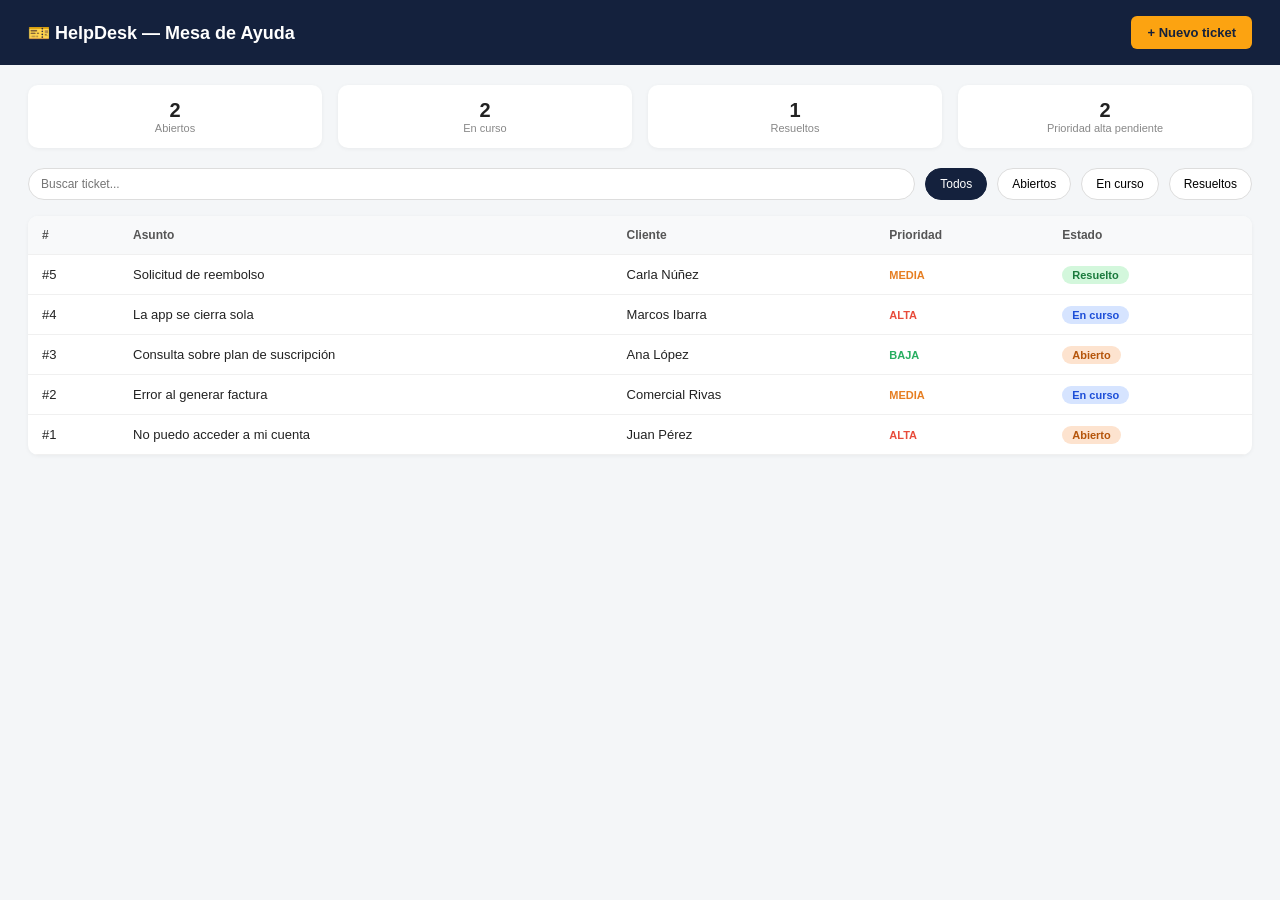
<file: tickets/index.html>
<!DOCTYPE html>
<html lang="es">
<head>
<meta charset="UTF-8">
<link rel="shortcut icon" href="favicon.ico" type="image/x-icon">
<title>HelpDesk — Mesa de Ayuda</title>
<style>
  * { box-sizing: border-box; margin: 0; padding: 0; }
  body { font-family: 'Segoe UI', Arial, sans-serif; background: #f4f6f8; color: #222; }
  header { background: #14213d; color: white; padding: 16px 28px; display: flex; justify-content: space-between; align-items: center; }
  header h1 { font-size: 18px; }
  .new-ticket-btn { background: #fca311; color: #14213d; border: none; padding: 9px 16px; border-radius: 6px; cursor: pointer; font-weight: bold; font-size: 13px; }

  .summary { display: flex; gap: 16px; padding: 20px 28px 0; flex-wrap: wrap; }
  .kpi { background: white; border-radius: 10px; padding: 14px 20px; box-shadow: 0 1px 4px rgba(0,0,0,0.05); flex: 1; min-width: 130px; text-align: center; }
  .kpi .value { font-size: 20px; font-weight: bold; }
  .kpi .label { font-size: 11px; color: #888; }

  .container { padding: 20px 28px; }
  .toolbar { display: flex; gap: 10px; margin-bottom: 16px; flex-wrap: wrap; }
  .toolbar button { padding: 8px 14px; border: 1px solid #ddd; background: white; border-radius: 20px; cursor: pointer; font-size: 12px; }
  .toolbar button.active { background: #14213d; color: white; border-color: #14213d; }
  .search-box { padding: 8px 12px; border: 1px solid #ddd; border-radius: 20px; font-size: 12px; flex: 1; min-width: 180px; }

  table { width: 100%; border-collapse: collapse; background: white; border-radius: 10px; overflow: hidden; box-shadow: 0 1px 4px rgba(0,0,0,0.05); }
  th, td { padding: 12px 14px; text-align: left; font-size: 13px; border-bottom: 1px solid #f0f0f0; }
  th { background: #f8f9fa; color: #555; font-size: 12px; }
  tr:hover { background: #fafbfc; cursor: pointer; }

  .badge { padding: 3px 10px; border-radius: 12px; font-size: 11px; font-weight: bold; }
  .badge.abierto { background: #fde3cf; color: #b5540a; }
  .badge.curso { background: #d6e4ff; color: #1d4ed8; }
  .badge.resuelto { background: #d3f7dc; color: #1a7a3c; }
  .prio { font-size: 11px; font-weight: bold; }
  .prio.alta { color: #e74c3c; }
  .prio.media { color: #e67e22; }
  .prio.baja { color: #27ae60; }

  .modal-overlay { display: none; position: fixed; inset: 0; background: rgba(0,0,0,0.4); z-index: 200; align-items: center; justify-content: center; }
  .modal-overlay.show { display: flex; }
  .modal { background: white; border-radius: 12px; padding: 24px; width: 380px; max-height: 85vh; overflow-y: auto; }
  .modal h3 { margin-bottom: 16px; font-size: 16px; }
  .modal input, .modal select, .modal textarea { width: 100%; padding: 9px; margin-bottom: 10px; border: 1px solid #ddd; border-radius: 6px; font-size: 13px; }
  .modal-actions { display: flex; gap: 8px; margin-top: 6px; }
  .modal-actions button { flex: 1; padding: 10px; border: none; border-radius: 6px; cursor: pointer; font-size: 13px; }
  .btn-cancel { background: #eee; }
  .btn-save { background: #14213d; color: white; }

  .detail-status-row { display: flex; gap: 8px; margin-bottom: 14px; }
  .detail-status-row button { flex: 1; padding: 8px; font-size: 11px; border: 1px solid #ddd; background: white; border-radius: 6px; cursor: pointer; }
  .detail-status-row button.active { background: #14213d; color: white; border-color: #14213d; }
  .comment-box { background: #f7f8fa; border-radius: 8px; padding: 10px; font-size: 12px; margin-bottom: 8px; }
  .comment-input { display: flex; gap: 6px; }
  .comment-input input { flex: 1; padding: 8px; border: 1px solid #ddd; border-radius: 6px; font-size: 12px; }
  .comment-input button { background: #14213d; color: white; border: none; padding: 8px 12px; border-radius: 6px; cursor: pointer; font-size: 12px; }

  .toast { position: fixed; bottom: 24px; left: 50%; transform: translateX(-50%) translateY(20px); background: #14213d; color: white; padding: 12px 24px; border-radius: 30px; font-size: 14px; z-index: 400; opacity: 0; transition: all 0.3s; }
  .toast.show { opacity: 1; transform: translateX(-50%) translateY(0); }
</style>
</head>
<body>

<header>
  <h1>🎫 HelpDesk — Mesa de Ayuda</h1>
  <button class="new-ticket-btn" onclick="abrirNuevoTicket()">+ Nuevo ticket</button>
</header>

<div class="summary" id="summary"></div>

<div class="container">
  <div class="toolbar">
    <input type="text" class="search-box" id="buscar" placeholder="Buscar ticket..." oninput="renderTabla()">
    <button class="filtro-btn active" data-f="todos" onclick="filtrar('todos', this)">Todos</button>
    <button class="filtro-btn" data-f="abierto" onclick="filtrar('abierto', this)">Abiertos</button>
    <button class="filtro-btn" data-f="curso" onclick="filtrar('curso', this)">En curso</button>
    <button class="filtro-btn" data-f="resuelto" onclick="filtrar('resuelto', this)">Resueltos</button>
  </div>

  <table>
    <thead>
      <tr><th>#</th><th>Asunto</th><th>Cliente</th><th>Prioridad</th><th>Estado</th></tr>
    </thead>
    <tbody id="tablaTickets"></tbody>
  </table>
</div>

<!-- MODAL NUEVO TICKET -->
<div class="modal-overlay" id="modalNuevo">
  <div class="modal">
    <h3>Nuevo ticket</h3>
    <input type="text" id="nAsunto" placeholder="Asunto">
    <input type="text" id="nCliente" placeholder="Cliente">
    <select id="nPrioridad">
      <option value="baja">Prioridad baja</option>
      <option value="media" selected>Prioridad media</option>
      <option value="alta">Prioridad alta</option>
    </select>
    <textarea id="nDescripcion" placeholder="Descripción del problema" rows="3"></textarea>
    <div class="modal-actions">
      <button class="btn-cancel" onclick="cerrarModal('modalNuevo')">Cancelar</button>
      <button class="btn-save" onclick="crearTicket()">Crear ticket</button>
    </div>
  </div>
</div>

<!-- MODAL DETALLE -->
<div class="modal-overlay" id="modalDetalle">
  <div class="modal" id="detalleContent"></div>
</div>

<div class="toast" id="toast"></div>

<script>
let tickets = [
  { id: 1, asunto: 'No puedo acceder a mi cuenta', cliente: 'Juan Pérez', prioridad: 'alta', estado: 'abierto', desc: 'Al iniciar sesión me dice contraseña incorrecta aunque la reseteé.', comentarios: [] },
  { id: 2, asunto: 'Error al generar factura', cliente: 'Comercial Rivas', prioridad: 'media', estado: 'curso', desc: 'El sistema tira error 500 al intentar descargar la factura en PDF.', comentarios: ['Estamos revisando el módulo de facturación.'] },
  { id: 3, asunto: 'Consulta sobre plan de suscripción', cliente: 'Ana López', prioridad: 'baja', estado: 'abierto', desc: 'Quiere saber si puede cambiar de plan mensual a anual.', comentarios: [] },
  { id: 4, asunto: 'La app se cierra sola', cliente: 'Marcos Ibarra', prioridad: 'alta', estado: 'curso', desc: 'La app se cierra al abrir la sección de reportes.', comentarios: ['Reproducimos el error, en proceso de fix.'] },
  { id: 5, asunto: 'Solicitud de reembolso', cliente: 'Carla Núñez', prioridad: 'media', estado: 'resuelto', desc: 'Pidió reembolso por cobro duplicado.', comentarios: ['Reembolso procesado correctamente.'] },
];
let nextId = 6;
let filtroActivo = 'todos';
let ticketActivo = null;

function renderSummary() {
  document.getElementById('summary').innerHTML = `
    <div class="kpi"><div class="value">${tickets.filter(t=>t.estado==='abierto').length}</div><div class="label">Abiertos</div></div>
    <div class="kpi"><div class="value">${tickets.filter(t=>t.estado==='curso').length}</div><div class="label">En curso</div></div>
    <div class="kpi"><div class="value">${tickets.filter(t=>t.estado==='resuelto').length}</div><div class="label">Resueltos</div></div>
    <div class="kpi"><div class="value">${tickets.filter(t=>t.prioridad==='alta' && t.estado!=='resuelto').length}</div><div class="label">Prioridad alta pendiente</div></div>
  `;
}

function filtrar(f, btn) {
  filtroActivo = f;
  document.querySelectorAll('.filtro-btn').forEach(b => b.classList.remove('active'));
  btn.classList.add('active');
  renderTabla();
}

function renderTabla() {
  const busqueda = document.getElementById('buscar').value.toLowerCase();
  let lista = [...tickets].reverse();
  if (filtroActivo !== 'todos') lista = lista.filter(t => t.estado === filtroActivo);
  if (busqueda) lista = lista.filter(t => t.asunto.toLowerCase().includes(busqueda) || t.cliente.toLowerCase().includes(busqueda));

  const estadoLabel = { abierto: 'Abierto', curso: 'En curso', resuelto: 'Resuelto' };
  document.getElementById('tablaTickets').innerHTML = lista.length ? lista.map(t => `
    <tr onclick="verDetalle(${t.id})">
      <td>#${t.id}</td>
      <td>${t.asunto}</td>
      <td>${t.cliente}</td>
      <td><span class="prio ${t.prioridad}">${t.prioridad.toUpperCase()}</span></td>
      <td><span class="badge ${t.estado}">${estadoLabel[t.estado]}</span></td>
    </tr>
  `).join('') : '<tr><td colspan="5" style="text-align:center; color:#999; padding:20px;">No se encontraron tickets.</td></tr>';
}

function abrirNuevoTicket() { document.getElementById('modalNuevo').classList.add('show'); }
function cerrarModal(id) { document.getElementById(id).classList.remove('show'); }

function crearTicket() {
  const asunto = document.getElementById('nAsunto').value.trim();
  const cliente = document.getElementById('nCliente').value.trim();
  const prioridad = document.getElementById('nPrioridad').value;
  const desc = document.getElementById('nDescripcion').value.trim();
  if (!asunto || !cliente) { alert('Completá asunto y cliente.'); return; }

  tickets.push({ id: nextId++, asunto, cliente, prioridad, estado: 'abierto', desc, comentarios: [] });
  document.getElementById('nAsunto').value = '';
  document.getElementById('nCliente').value = '';
  document.getElementById('nDescripcion').value = '';
  cerrarModal('modalNuevo');
  renderSummary();
  renderTabla();
  mostrarToast('Ticket creado');
}

function verDetalle(id) {
  ticketActivo = tickets.find(t => t.id === id);
  renderDetalle();
  document.getElementById('modalDetalle').classList.add('show');
}

function renderDetalle() {
  const t = ticketActivo;
  const estados = [
    { id: 'abierto', label: 'Abierto' },
    { id: 'curso', label: 'En curso' },
    { id: 'resuelto', label: 'Resuelto' },
  ];
  document.getElementById('detalleContent').innerHTML = `
    <h3>#${t.id} — ${t.asunto}</h3>
    <p style="font-size:12px; color:#888; margin-bottom:10px;">${t.cliente} · Prioridad <span class="prio ${t.prioridad}">${t.prioridad.toUpperCase()}</span></p>
    <p style="font-size:13px; margin-bottom:16px; color:#444;">${t.desc}</p>
    <div class="detail-status-row">
      ${estados.map(e => `<button class="${t.estado===e.id?'active':''}" onclick="cambiarEstado('${e.id}')">${e.label}</button>`).join('')}
    </div>
    <div>
      ${t.comentarios.map(c => `<div class="comment-box">${c}</div>`).join('') || '<p style="font-size:12px; color:#999; margin-bottom:10px;">Sin comentarios todavía.</p>'}
    </div>
    <div class="comment-input">
      <input type="text" id="nuevoComentario" placeholder="Agregar comentario...">
      <button onclick="agregarComentario()">Enviar</button>
    </div>
    <div class="modal-actions" style="margin-top:14px;">
      <button class="btn-cancel" onclick="cerrarModal('modalDetalle')">Cerrar</button>
    </div>
  `;
}

function cambiarEstado(estado) {
  ticketActivo.estado = estado;
  renderDetalle();
  renderSummary();
  renderTabla();
  mostrarToast('Estado actualizado');
}

function agregarComentario() {
  const val = document.getElementById('nuevoComentario').value.trim();
  if (!val) return;
  ticketActivo.comentarios.push(val);
  renderDetalle();
  mostrarToast('Comentario agregado');
}

function mostrarToast(msg) {
  const t = document.getElementById('toast');
  t.textContent = msg;
  t.classList.add('show');
  setTimeout(() => t.classList.remove('show'), 2200);
}

renderSummary();
renderTabla();
</script>
</body>
</html>
</file>
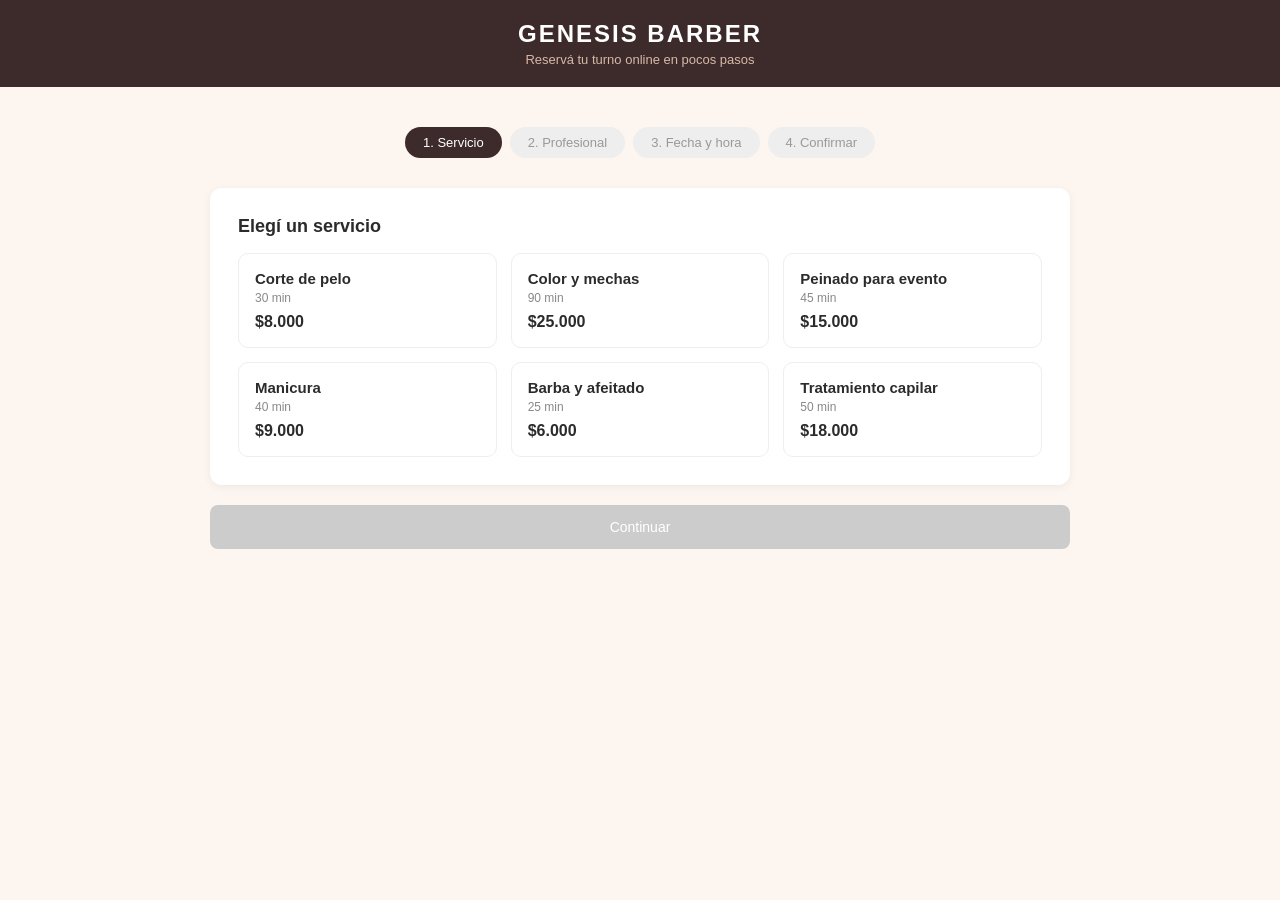
<file: barberia/indext.html>
<!DOCTYPE html>
<html lang="es">
<head>
<meta charset="UTF-8">
<link rel="shortcut icon" href="favicon.ico" type="image/x-icon">
<title>Genesis Barber — Reserva de Turnos</title>
<style>
  * { box-sizing: border-box; margin: 0; padding: 0; }
  body { font-family: 'Segoe UI', Arial, sans-serif; background: #fdf6f0; color: #2b2b2b; }
  header { background: #3d2b2b; color: white; padding: 20px 32px; text-align: center; }
  header h1 { font-size: 24px; letter-spacing: 2px; }
  header p { color: #d8b8a8; font-size: 13px; margin-top: 4px; }

  .container { max-width: 900px; margin: 40px auto; padding: 0 20px; }
  .steps { display: flex; justify-content: center; gap: 8px; margin-bottom: 30px; }
  .step { padding: 8px 18px; border-radius: 20px; background: #eee; font-size: 13px; color: #999; }
  .step.active { background: #3d2b2b; color: white; }

  .card { background: white; border-radius: 12px; padding: 28px; box-shadow: 0 2px 10px rgba(0,0,0,0.06); margin-bottom: 20px; }
  .card h2 { font-size: 18px; margin-bottom: 16px; }

  .service-grid { display: grid; grid-template-columns: repeat(auto-fill, minmax(200px, 1fr)); gap: 14px; }
  .service-item { border: 1px solid #eee; border-radius: 10px; padding: 16px; cursor: pointer; transition: 0.2s; }
  .service-item:hover { border-color: #c9a68a; }
  .service-item.selected { border-color: #3d2b2b; background: #fdf6f0; }
  .service-item h3 { font-size: 15px; margin-bottom: 4px; }
  .service-item .meta { font-size: 12px; color: #888; }
  .service-item .price { font-weight: bold; margin-top: 8px; display: block; }

  .prof-grid { display: flex; gap: 14px; flex-wrap: wrap; }
  .prof-item { flex: 1; min-width: 140px; text-align: center; border: 1px solid #eee; border-radius: 10px; padding: 16px; cursor: pointer; }
  .prof-item.selected { border-color: #3d2b2b; background: #fdf6f0; }
  .avatar { width: 56px; height: 56px; border-radius: 50%; background: #d8b8a8; color: white; display: flex; align-items: center; justify-content: center; font-weight: bold; margin: 0 auto 8px; }

  .day-grid { display: flex; gap: 10px; overflow-x: auto; padding-bottom: 6px; }
  .day-item { min-width: 70px; text-align: center; padding: 10px; border: 1px solid #eee; border-radius: 10px; cursor: pointer; }
  .day-item.selected { background: #3d2b2b; color: white; }
  .day-item .num { font-size: 18px; font-weight: bold; }
  .day-item .name { font-size: 11px; color: inherit; opacity: 0.8; }

  .time-grid { display: grid; grid-template-columns: repeat(auto-fill, minmax(80px, 1fr)); gap: 8px; margin-top: 14px; }
  .time-item { padding: 10px; text-align: center; border: 1px solid #eee; border-radius: 8px; cursor: pointer; font-size: 13px; }
  .time-item.selected { background: #3d2b2b; color: white; }
  .time-item.disabled { color: #ccc; cursor: not-allowed; text-decoration: line-through; }

  input, textarea { width: 100%; padding: 10px; border: 1px solid #ddd; border-radius: 8px; font-size: 14px; margin-bottom: 12px; }

  .summary-box { background: #fdf6f0; border-radius: 10px; padding: 16px; font-size: 14px; }
  .summary-box div { display: flex; justify-content: space-between; margin-bottom: 6px; }

  .btn { background: #3d2b2b; color: white; border: none; padding: 14px; border-radius: 8px; font-size: 14px; cursor: pointer; width: 100%; }
  .btn:disabled { background: #ccc; cursor: not-allowed; }

  .confirm { text-align: center; padding: 60px 20px; }
  .confirm .icon { font-size: 50px; margin-bottom: 16px; }
</style>
</head>
<body>

<header>
  <h1>GENESIS BARBER</h1>
  <p>Reservá tu turno online en pocos pasos</p>
</header>

<div class="container">
  <div class="steps" id="stepsBar"></div>
  <div id="content"></div>
</div>

<script>
const servicios = [
  { id: 1, nombre: 'Corte de pelo', duracion: '30 min', precio: 8000 },
  { id: 2, nombre: 'Color y mechas', duracion: '90 min', precio: 25000 },
  { id: 3, nombre: 'Peinado para evento', duracion: '45 min', precio: 15000 },
  { id: 4, nombre: 'Manicura', duracion: '40 min', precio: 9000 },
  { id: 5, nombre: 'Barba y afeitado', duracion: '25 min', precio: 6000 },
  { id: 6, nombre: 'Tratamiento capilar', duracion: '50 min', precio: 18000 },
];

const profesionales = [
  { id: 1, nombre: 'Vale', inicial: 'V' },
  { id: 2, nombre: 'Nico', inicial: 'N' },
  { id: 3, nombre: 'Cualquiera', inicial: '?' },
];

const horariosOcupados = ['10:00', '11:30', '15:00'];
const horarios = ['09:00','09:30','10:00','10:30','11:00','11:30','12:00','15:00','15:30','16:00','16:30','17:00'];

let paso = 1;
let seleccion = { servicio: null, profesional: null, dia: null, hora: null, nombre: '', telefono: '' };

function generarDias() {
  const dias = [];
  const nombres = ['Dom','Lun','Mar','Mié','Jue','Vie','Sáb'];
  const hoy = new Date();
  for (let i = 0; i < 7; i++) {
    const d = new Date(hoy);
    d.setDate(hoy.getDate() + i);
    dias.push({ fecha: d.getDate(), nombre: nombres[d.getDay()], key: d.toDateString() });
  }
  return dias;
}
const dias = generarDias();

function renderSteps() {
  const nombres = ['Servicio', 'Profesional', 'Fecha y hora', 'Confirmar'];
  document.getElementById('stepsBar').innerHTML = nombres.map((n, i) =>
    `<div class="step ${i+1===paso?'active':''}">${i+1}. ${n}</div>`).join('');
}

function render() {
  renderSteps();
  const cont = document.getElementById('content');
  if (paso === 1) {
    cont.innerHTML = `
      <div class="card">
        <h2>Elegí un servicio</h2>
        <div class="service-grid">
          ${servicios.map(s => `
            <div class="service-item ${seleccion.servicio?.id===s.id?'selected':''}" onclick="elegirServicio(${s.id})">
              <h3>${s.nombre}</h3>
              <div class="meta">${s.duracion}</div>
              <span class="price">$${s.precio.toLocaleString('es-AR')}</span>
            </div>`).join('')}
        </div>
      </div>
      <button class="btn" ${!seleccion.servicio?'disabled':''} onclick="irPaso(2)">Continuar</button>
    `;
  } else if (paso === 2) {
    cont.innerHTML = `
      <div class="card">
        <h2>Elegí profesional</h2>
        <div class="prof-grid">
          ${profesionales.map(p => `
            <div class="prof-item ${seleccion.profesional?.id===p.id?'selected':''}" onclick="elegirProfesional(${p.id})">
              <div class="avatar">${p.inicial}</div>
              <div>${p.nombre}</div>
            </div>`).join('')}
        </div>
      </div>
      <button class="btn" ${!seleccion.profesional?'disabled':''} onclick="irPaso(3)">Continuar</button>
    `;
  } else if (paso === 3) {
    cont.innerHTML = `
      <div class="card">
        <h2>Elegí día</h2>
        <div class="day-grid">
          ${dias.map(d => `
            <div class="day-item ${seleccion.dia?.key===d.key?'selected':''}" onclick='elegirDia(${JSON.stringify(d)})'>
              <div class="num">${d.fecha}</div>
              <div class="name">${d.nombre}</div>
            </div>`).join('')}
        </div>
        <h2 style="margin-top:20px;">Elegí horario</h2>
        <div class="time-grid">
          ${horarios.map(h => `
            <div class="time-item ${horariosOcupados.includes(h)?'disabled':''} ${seleccion.hora===h?'selected':''}"
                 onclick="${horariosOcupados.includes(h)?'':`elegirHora('${h}')`}">${h}</div>`).join('')}
        </div>
      </div>
      <button class="btn" ${!(seleccion.dia && seleccion.hora)?'disabled':''} onclick="irPaso(4)">Continuar</button>
    `;
  } else if (paso === 4) {
    cont.innerHTML = `
      <div class="card">
        <h2>Tus datos</h2>
        <input type="text" id="inputNombre" placeholder="Nombre y apellido" value="${seleccion.nombre}">
        <input type="tel" id="inputTelefono" placeholder="Teléfono" value="${seleccion.telefono}">
      </div>
      <div class="card">
        <h2>Resumen del turno</h2>
        <div class="summary-box">
          <div><span>Servicio</span><span>${seleccion.servicio.nombre}</span></div>
          <div><span>Profesional</span><span>${seleccion.profesional.nombre}</span></div>
          <div><span>Fecha</span><span>${seleccion.dia.nombre} ${seleccion.dia.fecha}</span></div>
          <div><span>Hora</span><span>${seleccion.hora}</span></div>
          <div><span>Precio</span><span>$${seleccion.servicio.precio.toLocaleString('es-AR')}</span></div>
        </div>
      </div>
      <button class="btn" onclick="confirmarTurno()">Confirmar turno</button>
    `;
  } else if (paso === 5) {
    cont.innerHTML = `
      <div class="card confirm">
        <div class="icon">✅</div>
        <h2>¡Turno confirmado!</h2>
        <p style="margin-top:10px; color:#777;">Te esperamos el ${seleccion.dia.nombre} ${seleccion.dia.fecha} a las ${seleccion.hora}hs.</p>
        <button class="btn" style="margin-top:24px;" onclick="reiniciar()">Reservar otro turno</button>
      </div>
    `;
  }
}

function elegirServicio(id) { seleccion.servicio = servicios.find(s => s.id === id); render(); }
function elegirProfesional(id) { seleccion.profesional = profesionales.find(p => p.id === id); render(); }
function elegirDia(d) { seleccion.dia = d; render(); }
function elegirHora(h) { seleccion.hora = h; render(); }
function irPaso(p) { paso = p; render(); }

function confirmarTurno() {
  seleccion.nombre = document.getElementById('inputNombre').value;
  seleccion.telefono = document.getElementById('inputTelefono').value;
  if (!seleccion.nombre || !seleccion.telefono) { alert('Completá tus datos para confirmar.'); return; }
  paso = 5;
  render();
}

function reiniciar() {
  seleccion = { servicio: null, profesional: null, dia: null, hora: null, nombre: '', telefono: '' };
  paso = 1;
  render();
}

render();
</script>
</body>
</html>
</file>
<file: style.css>
body {
    background-color: #1a1a1a; /* Gris muy oscuro como el menú */
    color: #ffffff;
    font-family: 'Segoe UI', Tahoma, Geneva, Verdana, sans-serif;
    margin: 0;
    padding-bottom: 120px;
}

header {
    text-align: center;
    padding: 20px 16px;
    background: linear-gradient(to bottom, #333, #1a1a1a);
    border-bottom: 3px solid #ffcc00; /* Dorado de los títulos del menú */
}

h1 {
    color: #ffcc00;
    margin: 5px 0;
    font-size: clamp(2rem, 5vw, 3rem);
}

main#menu-container {
    max-width: 1080px;
    margin: 0 auto;
    padding: 10px 16px 0;
    display: flex;
    flex-direction: column;
    gap: 12px;
}

.product-card {
    background: #252525;
    padding: 16px;
    border-radius: 12px;
    display: flex;
    justify-content: space-between;
    align-items: center;
    border-left: 5px solid #ffcc00;
    gap: 16px;
}

.product-card .info {
    flex: 1;
    min-width: 0;
}

.info h3 {
    margin: 0;
    color: #ffcc00;
    font-size: 1.1rem;
}

.info p {
    font-size: 0.95rem;
    color: #ccc;
    margin: 8px 0;
    line-height: 1.4;
}

.price {
    font-weight: bold;
    font-size: 1rem;
    display: block;
    margin-top: 4px;
}

button {
    background-color: #ffcc00;
    border: none;
    padding: 12px 18px;
    border-radius: 8px;
    font-weight: bold;
    cursor: pointer;
    min-width: 120px;
}

button:hover,
button:focus {
    opacity: 0.95;
}

.cart-summary {
    position: fixed;
    bottom: 0;
    width: 100%;
    background: #222;
    display: flex;
    justify-content: space-between;
    align-items: center;
    gap: 12px;
    padding: 14px 16px;
    box-shadow: 0 -2px 15px rgba(0,0,0,0.5);
    z-index: 10;
    flex-wrap: wrap;
}

.cart-summary p {
    margin: 0;
    font-size: 1rem;
}

.cart-summary button {
    flex: 1 1 auto;
    max-width: 250px;
}

/* Estilos para el Logo */
.logo {
    max-width: 100px;
    height: auto;
    border-radius: 50%;
    border: 2px solid #ffcc00;
    margin-bottom: 10px;
    display: block;
    margin-left: auto;
    margin-right: auto;
}

@media (max-width: 720px) {
    .product-card {
        flex-direction: column;
        align-items: stretch;
        padding: 14px;
    }

    .product-card .info {
        margin-bottom: 12px;
    }

    .price {
        font-size: 1rem;
    }

    button {
        width: 100%;
        min-width: auto;
    }

    .cart-summary {
        flex-direction: column;
        align-items: stretch;
        text-align: center;
        padding: 14px;
    }

    .cart-summary button {
        max-width: none;
        width: 100%;
    }
}

@media (max-width: 460px) {
    header {
        padding: 18px 12px;
    }

    h1 {
        font-size: 2rem;
    }

    .info p,
    .cart-summary p {
        font-size: 0.95rem;
    }

    .product-card {
        margin: 0;
        border-radius: 10px;
    }
}
</file>
